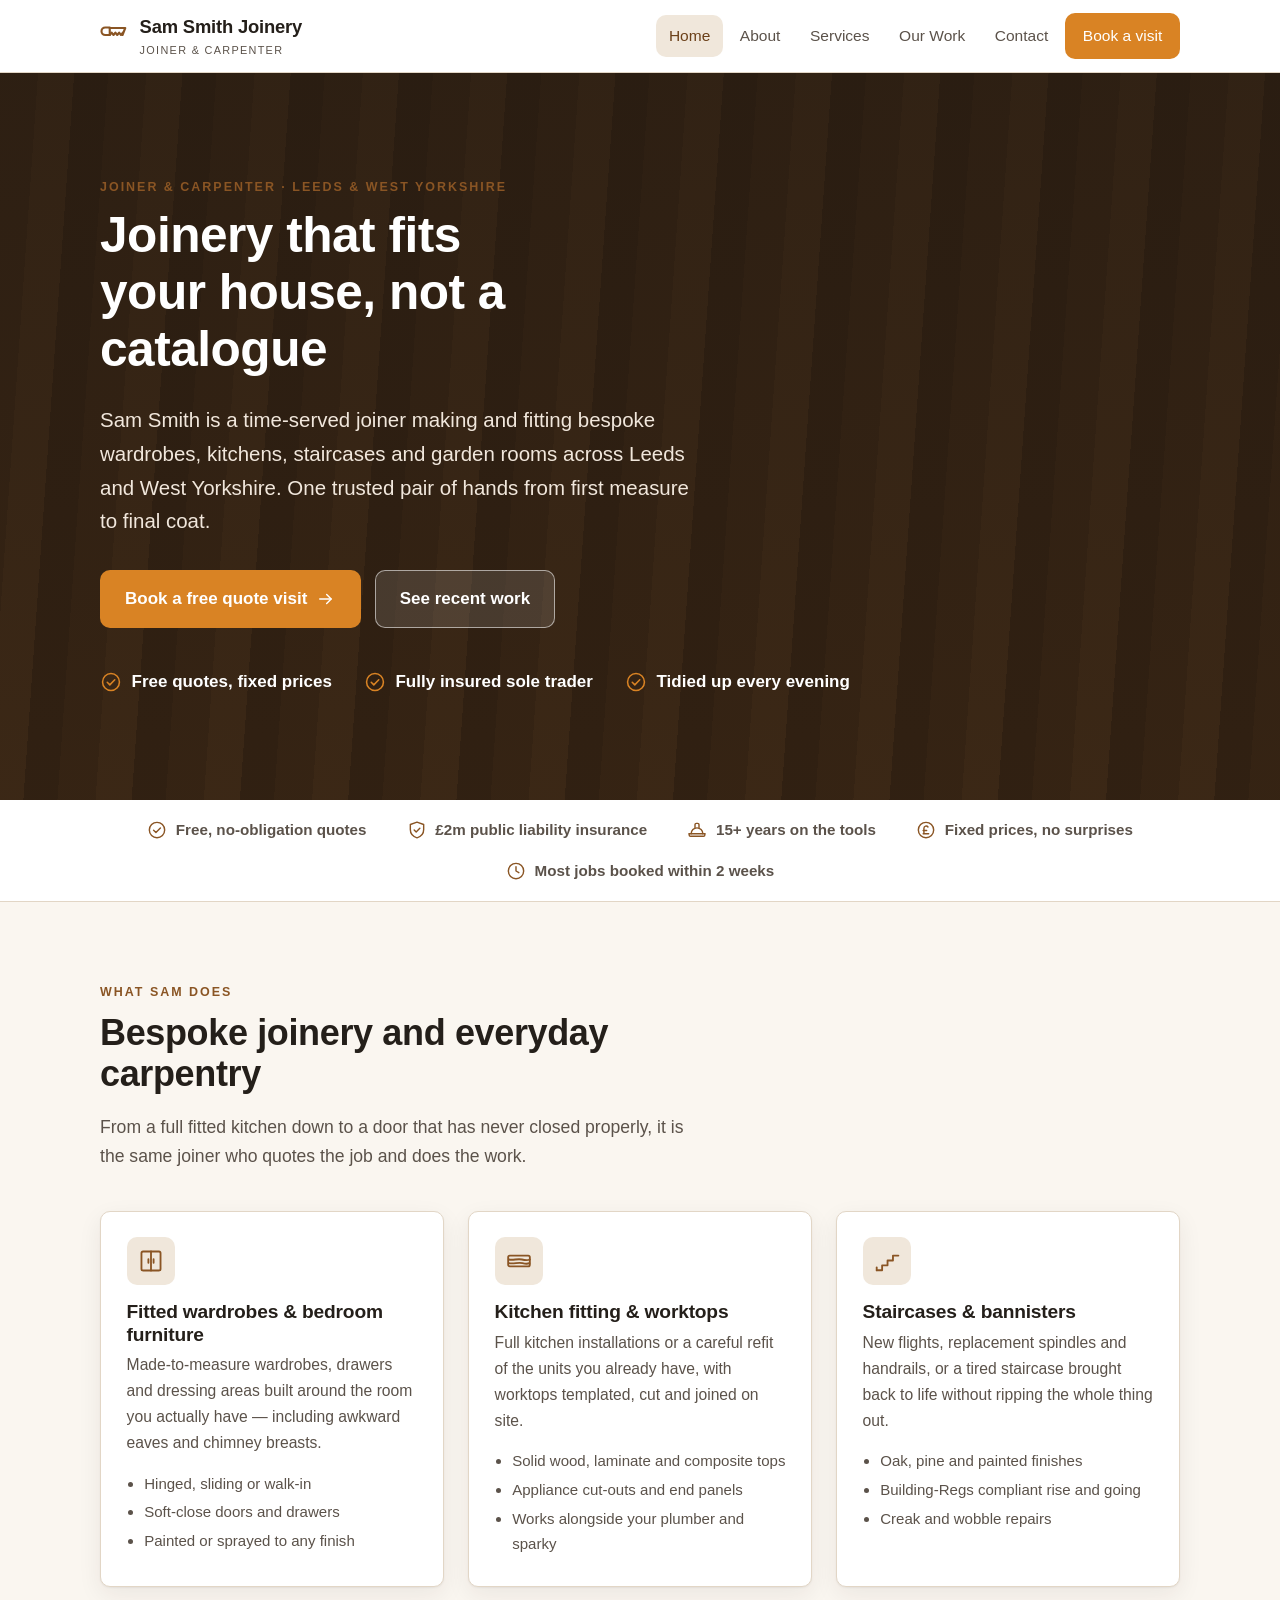
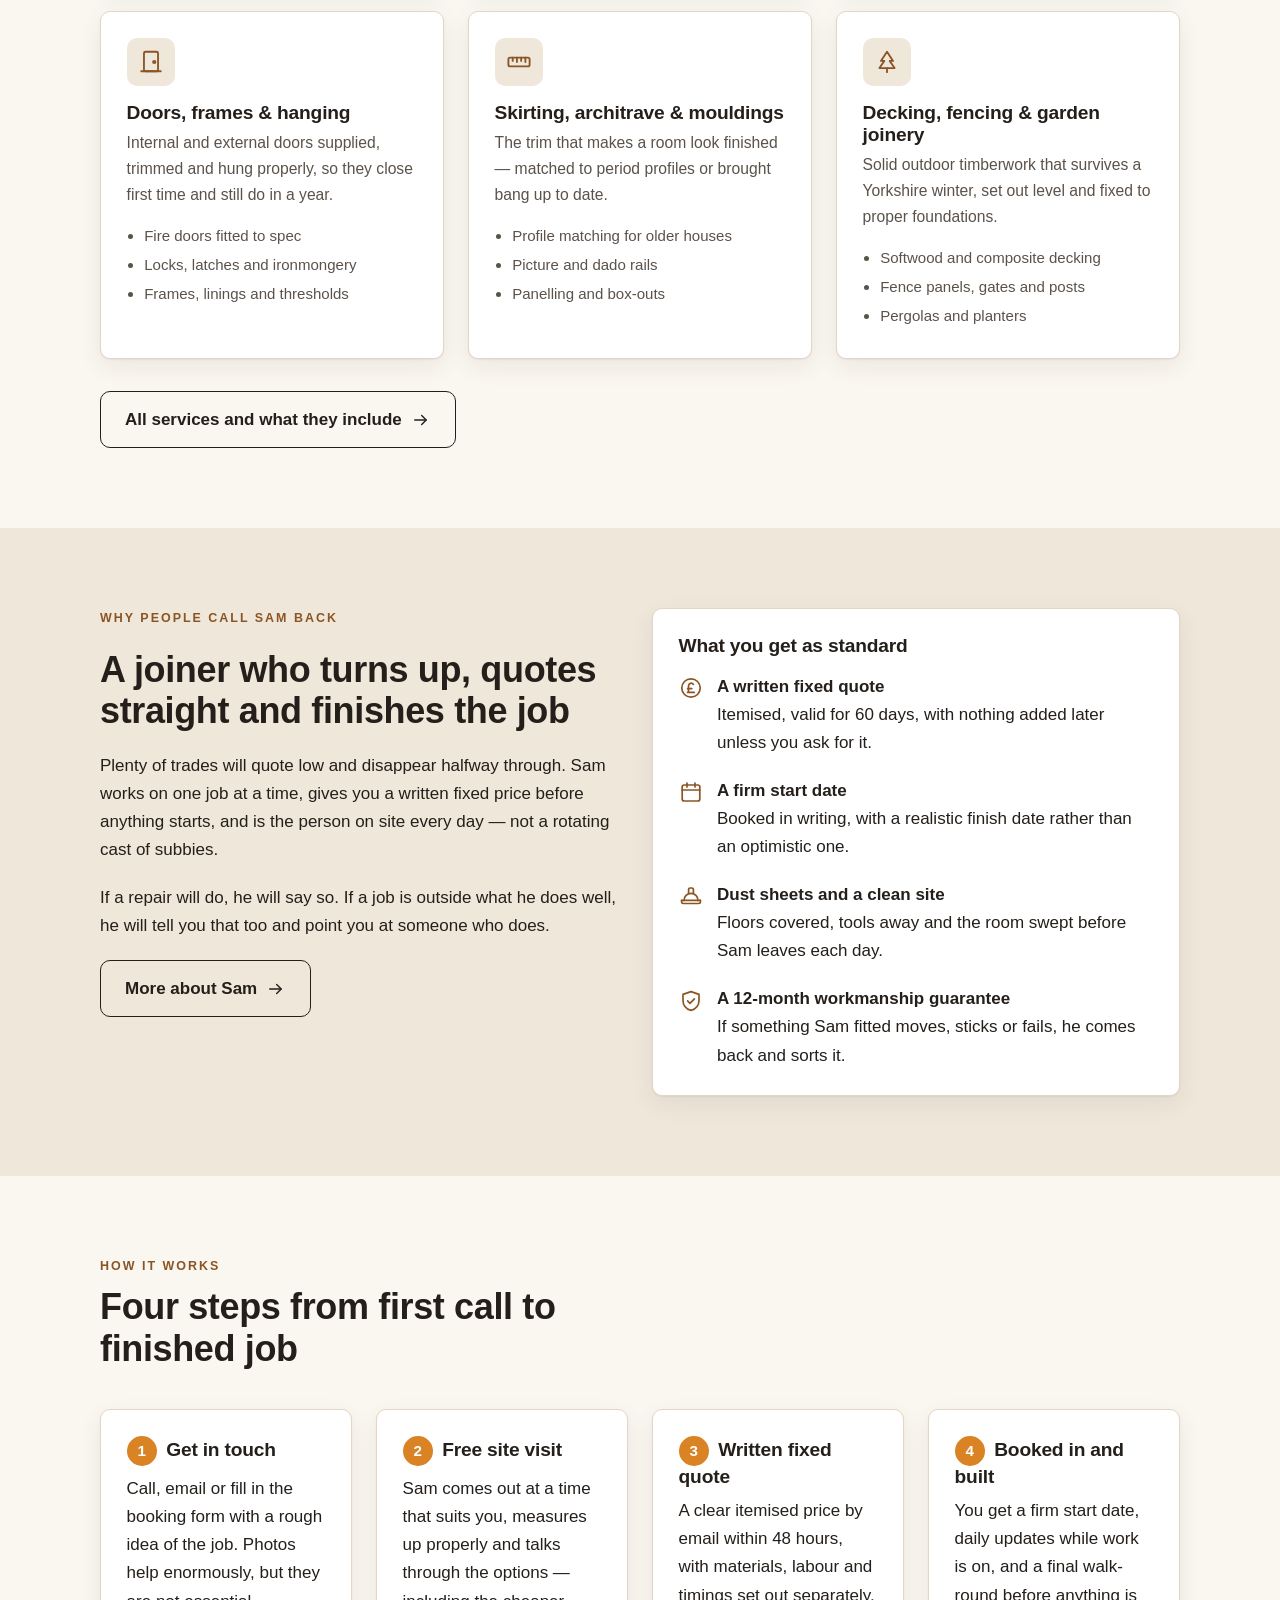
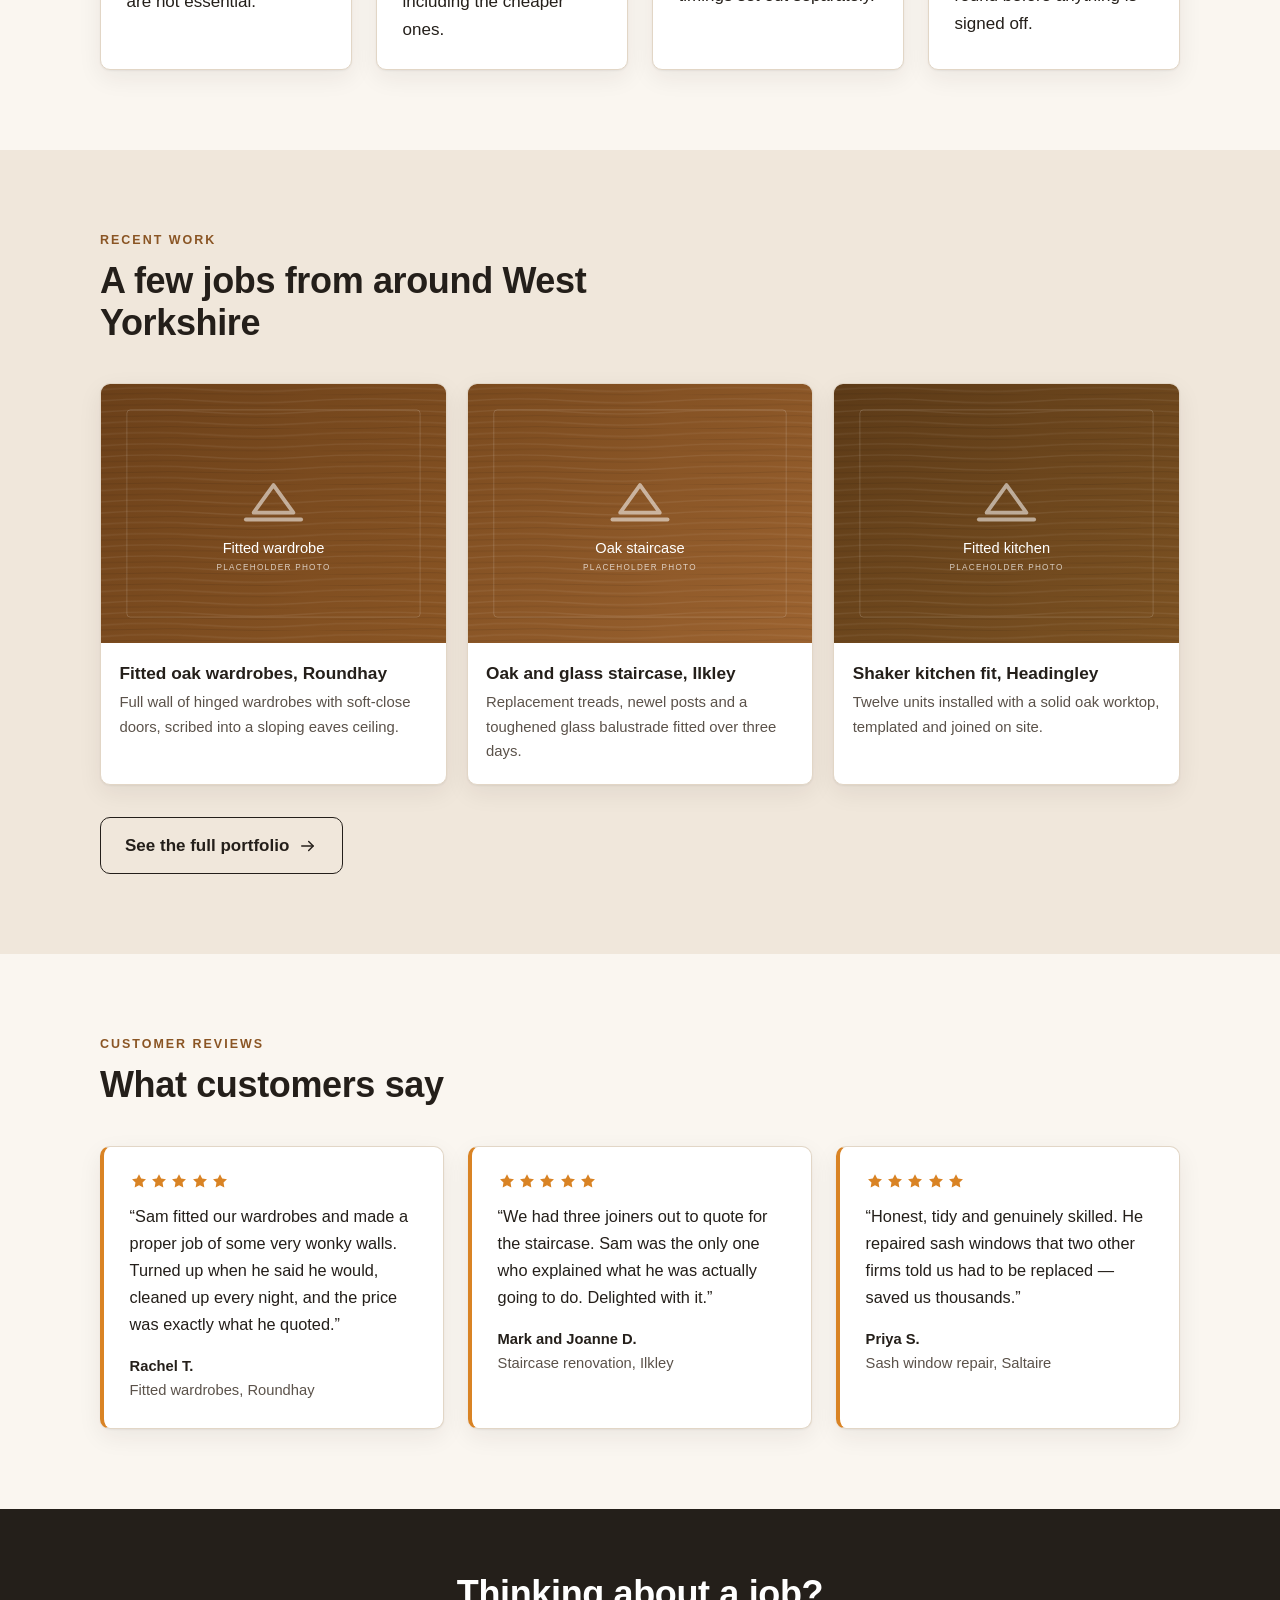
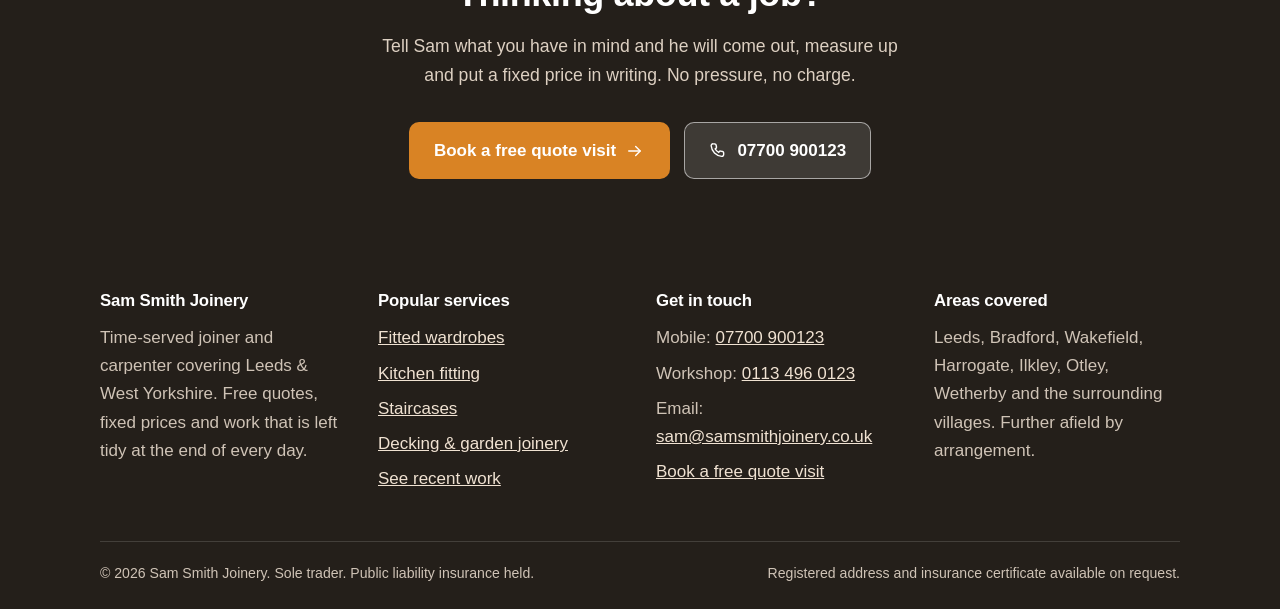
<file: index.html>
<!doctype html>
<html lang="en-GB">
<head>
  <meta charset="utf-8">
  <meta name="viewport" content="width=device-width, initial-scale=1">
  <title>Bespoke joinery in Leeds | Sam Smith Joinery</title>
  <meta name="description" content="Sam Smith Joinery — time-served joiner and carpenter in Leeds and West Yorkshire. Fitted wardrobes, kitchens, staircases and garden rooms. Free fixed-price quotes.">
  <meta name="theme-color" content="#8a5524">
  <meta name="robots" content="noindex, nofollow">
  <link rel="stylesheet" href="assets/css/styles.css">
  <script>document.documentElement.classList.add('js');</script>
</head>
<body>
  <a class="skip-link" href="#main">Skip to main content</a>

  <header class="site-header">
    <div class="wrap">
      <a class="brand" href="index.html">
        <svg viewBox="0 0 24 24" fill="none" stroke="currentColor" stroke-width="1.7" stroke-linecap="round" stroke-linejoin="round" aria-hidden="true"><path d="M4.2 5.2h3.6v6H4.2a1.6 1.6 0 0 1 0-6Z"/><path d="M7.8 5.6h12.4l-2.2 5.6"/><path d="m7.8 11.2 1.5-1.9 1.5 1.9 1.5-1.9 1.5 1.9 1.5-1.9 1.5 1.9 1.5-1.9"/></svg>
        <span>Sam Smith Joinery<small>Joiner &amp; carpenter</small></span>
      </a>
      <button class="nav-toggle" type="button" aria-expanded="false" aria-controls="site-nav">
        <svg viewBox="0 0 24 24" fill="none" stroke="currentColor" stroke-width="1.7" stroke-linecap="round" stroke-linejoin="round" aria-hidden="true"><path d="M3.6 6.5h16.8M3.6 12h16.8M3.6 17.5h16.8"/></svg> Menu
      </button>
      <nav id="site-nav" class="site-nav" aria-label="Main">
        <ul>
          <li><a href="index.html" aria-current="page">Home</a></li>
          <li><a href="about.html">About</a></li>
          <li><a href="services.html">Services</a></li>
          <li><a href="gallery.html">Our Work</a></li>
          <li><a href="contact.html">Contact</a></li>
          <li class="nav-cta"><a class="btn btn-primary" href="booking.html">Book a visit</a></li>
        </ul>
      </nav>
    </div>
  </header>

  <main id="main">
    <section class="hero">
      <div class="wrap">
        <span class="eyebrow">Joiner &amp; carpenter &middot; Leeds &amp; West Yorkshire</span>
        <h1>Joinery that fits your house, not a catalogue</h1>
        <p class="lede">Sam Smith is a time-served joiner making and fitting bespoke
           wardrobes, kitchens, staircases and garden rooms across Leeds and West Yorkshire.
           One trusted pair of hands from first measure to final coat.</p>
        <div class="hero-actions">
          <a class="btn btn-primary" href="booking.html">Book a free quote visit <svg viewBox="0 0 24 24" fill="none" stroke="currentColor" stroke-width="1.7" stroke-linecap="round" stroke-linejoin="round" aria-hidden="true"><path d="M4.5 12h13.6"/><path d="m12.8 6.6 5.4 5.4-5.4 5.4"/></svg></a>
          <a class="btn btn-ghost" href="gallery.html">See recent work</a>
        </div>
        <ul class="hero-points">
          <li><svg viewBox="0 0 24 24" fill="none" stroke="currentColor" stroke-width="1.7" stroke-linecap="round" stroke-linejoin="round" aria-hidden="true"><circle cx="12" cy="12" r="9.2"/><path d="m7.9 12.3 2.8 2.8 5.4-5.5"/></svg> Free quotes, fixed prices</li>
          <li><svg viewBox="0 0 24 24" fill="none" stroke="currentColor" stroke-width="1.7" stroke-linecap="round" stroke-linejoin="round" aria-hidden="true"><circle cx="12" cy="12" r="9.2"/><path d="m7.9 12.3 2.8 2.8 5.4-5.5"/></svg> Fully insured sole trader</li>
          <li><svg viewBox="0 0 24 24" fill="none" stroke="currentColor" stroke-width="1.7" stroke-linecap="round" stroke-linejoin="round" aria-hidden="true"><circle cx="12" cy="12" r="9.2"/><path d="m7.9 12.3 2.8 2.8 5.4-5.5"/></svg> Tidied up every evening</li>
        </ul>
      </div>
    </section>

    <section class="trust-strip">
      <div class="wrap">
        <ul>
          <li><svg viewBox="0 0 24 24" fill="none" stroke="currentColor" stroke-width="1.7" stroke-linecap="round" stroke-linejoin="round" aria-hidden="true"><circle cx="12" cy="12" r="9.2"/><path d="m7.9 12.3 2.8 2.8 5.4-5.5"/></svg> Free, no-obligation quotes</li>
          <li><svg viewBox="0 0 24 24" fill="none" stroke="currentColor" stroke-width="1.7" stroke-linecap="round" stroke-linejoin="round" aria-hidden="true"><path d="M12 2.6 4 5.4v6.1c0 4.9 3.3 8.5 8 9.9 4.7-1.4 8-5 8-9.9V5.4z"/><path d="m8.6 11.9 2.4 2.4 4.4-4.5"/></svg> &pound;2m public liability insurance</li>
          <li><svg viewBox="0 0 24 24" fill="none" stroke="currentColor" stroke-width="1.7" stroke-linecap="round" stroke-linejoin="round" aria-hidden="true"><path d="M5 16.4a7 7 0 0 1 14 0"/><path d="M2.6 16.4h18.8"/><path d="M9.6 9V5.6A1.6 1.6 0 0 1 11.2 4h1.6A1.6 1.6 0 0 1 14.4 5.6V9"/><path d="M2.6 16.4v1.5a1.6 1.6 0 0 0 1.6 1.6h15.6a1.6 1.6 0 0 0 1.6-1.6v-1.5"/></svg> 15+ years on the tools</li>
          <li><svg viewBox="0 0 24 24" fill="none" stroke="currentColor" stroke-width="1.7" stroke-linecap="round" stroke-linejoin="round" aria-hidden="true"><circle cx="12" cy="12" r="9.2"/><path d="M14.4 8.4a2.7 2.7 0 0 0-4.9 1.5v6.3"/><path d="M8.6 12.6h4.2M8.6 16.4h6.6"/></svg> Fixed prices, no surprises</li>
          <li><svg viewBox="0 0 24 24" fill="none" stroke="currentColor" stroke-width="1.7" stroke-linecap="round" stroke-linejoin="round" aria-hidden="true"><circle cx="12" cy="12" r="9.2"/><path d="M12 6.8V12l3.4 2"/></svg> Most jobs booked within 2 weeks</li>
        </ul>
      </div>
    </section>

    <section class="section">
      <div class="wrap">
        <div class="section-head">
          <span class="eyebrow">What Sam does</span>
          <h2>Bespoke joinery and everyday carpentry</h2>
          <p>From a full fitted kitchen down to a door that has never closed properly,
             it is the same joiner who quotes the job and does the work.</p>
        </div>
        <div class="grid grid-3">
      <article class="service-card">
        <span class="service-icon"><svg viewBox="0 0 24 24" fill="none" stroke="currentColor" stroke-width="1.7" stroke-linecap="round" stroke-linejoin="round" aria-hidden="true"><rect x="3.2" y="3.2" width="17.6" height="17.6" rx="1.5"/><path d="M12 3.2v17.6"/><path d="M9.6 10.4v3.2M14.4 10.4v3.2"/></svg></span>
        <h3>Fitted wardrobes &amp; bedroom furniture</h3>
        <p>Made-to-measure wardrobes, drawers and dressing areas built around the room you actually have — including awkward eaves and chimney breasts.</p>
        <ul>
          <li>Hinged, sliding or walk-in</li>
          <li>Soft-close doors and drawers</li>
          <li>Painted or sprayed to any finish</li>
        </ul>
      </article>
      <article class="service-card">
        <span class="service-icon"><svg viewBox="0 0 24 24" fill="none" stroke="currentColor" stroke-width="1.7" stroke-linecap="round" stroke-linejoin="round" aria-hidden="true"><rect x="2" y="7" width="20" height="10" rx="1.5"/><path d="M2.6 10.6c4 1 8-1 12 0s5.6.9 7.4 0M2.6 14c4.6 1 8.6-1 12.6 0s4.6.9 6.4 0"/></svg></span>
        <h3>Kitchen fitting &amp; worktops</h3>
        <p>Full kitchen installations or a careful refit of the units you already have, with worktops templated, cut and joined on site.</p>
        <ul>
          <li>Solid wood, laminate and composite tops</li>
          <li>Appliance cut-outs and end panels</li>
          <li>Works alongside your plumber and sparky</li>
        </ul>
      </article>
      <article class="service-card">
        <span class="service-icon"><svg viewBox="0 0 24 24" fill="none" stroke="currentColor" stroke-width="1.7" stroke-linecap="round" stroke-linejoin="round" aria-hidden="true"><path d="M2.5 20.5h5V16h5v-4.5h5V7h5"/><path d="M2.5 20.5V18"/></svg></span>
        <h3>Staircases &amp; bannisters</h3>
        <p>New flights, replacement spindles and handrails, or a tired staircase brought back to life without ripping the whole thing out.</p>
        <ul>
          <li>Oak, pine and painted finishes</li>
          <li>Building-Regs compliant rise and going</li>
          <li>Creak and wobble repairs</li>
        </ul>
      </article>
      <article class="service-card">
        <span class="service-icon"><svg viewBox="0 0 24 24" fill="none" stroke="currentColor" stroke-width="1.7" stroke-linecap="round" stroke-linejoin="round" aria-hidden="true"><rect x="5.5" y="2.5" width="13" height="18" rx="1.4"/><circle cx="15" cy="12" r="1.1"/><path d="M3 20.5h18"/></svg></span>
        <h3>Doors, frames &amp; hanging</h3>
        <p>Internal and external doors supplied, trimmed and hung properly, so they close first time and still do in a year.</p>
        <ul>
          <li>Fire doors fitted to spec</li>
          <li>Locks, latches and ironmongery</li>
          <li>Frames, linings and thresholds</li>
        </ul>
      </article>
      <article class="service-card">
        <span class="service-icon"><svg viewBox="0 0 24 24" fill="none" stroke="currentColor" stroke-width="1.7" stroke-linecap="round" stroke-linejoin="round" aria-hidden="true"><rect x="2.2" y="8" width="19.6" height="8" rx="1.5"/><path d="M6.2 8v3M10.1 8v4M14 8v3M17.9 8v4"/></svg></span>
        <h3>Skirting, architrave &amp; mouldings</h3>
        <p>The trim that makes a room look finished — matched to period profiles or brought bang up to date.</p>
        <ul>
          <li>Profile matching for older houses</li>
          <li>Picture and dado rails</li>
          <li>Panelling and box-outs</li>
        </ul>
      </article>
      <article class="service-card">
        <span class="service-icon"><svg viewBox="0 0 24 24" fill="none" stroke="currentColor" stroke-width="1.7" stroke-linecap="round" stroke-linejoin="round" aria-hidden="true"><path d="M12 2.6 6.4 11h3.1L5 17.6h14L14.5 11h3.1z"/><path d="M12 17.6v3.8"/></svg></span>
        <h3>Decking, fencing &amp; garden joinery</h3>
        <p>Solid outdoor timberwork that survives a Yorkshire winter, set out level and fixed to proper foundations.</p>
        <ul>
          <li>Softwood and composite decking</li>
          <li>Fence panels, gates and posts</li>
          <li>Pergolas and planters</li>
        </ul>
      </article>
        </div>
        <p style="margin-top:2rem"><a class="btn btn-secondary" href="services.html">
          All services and what they include <svg viewBox="0 0 24 24" fill="none" stroke="currentColor" stroke-width="1.7" stroke-linecap="round" stroke-linejoin="round" aria-hidden="true"><path d="M4.5 12h13.6"/><path d="m12.8 6.6 5.4 5.4-5.4 5.4"/></svg></a></p>
      </div>
    </section>

    <section class="section section-alt">
      <div class="wrap">
        <div class="grid grid-2">
          <div class="stack">
            <span class="eyebrow">Why people call Sam back</span>
            <h2>A joiner who turns up, quotes straight and finishes the job</h2>
            <p>Plenty of trades will quote low and disappear halfway through. Sam works on
               one job at a time, gives you a written fixed price before anything starts, and
               is the person on site every day — not a rotating cast of subbies.</p>
            <p>If a repair will do, he will say so. If a job is outside what he does well,
               he will tell you that too and point you at someone who does.</p>
            <p><a class="btn btn-secondary" href="about.html">More about Sam <svg viewBox="0 0 24 24" fill="none" stroke="currentColor" stroke-width="1.7" stroke-linecap="round" stroke-linejoin="round" aria-hidden="true"><path d="M4.5 12h13.6"/><path d="m12.8 6.6 5.4 5.4-5.4 5.4"/></svg></a></p>
          </div>
          <div class="card">
            <h3>What you get as standard</h3>
            <ul class="contact-list" style="margin-top:1rem">
              <li><svg viewBox="0 0 24 24" fill="none" stroke="currentColor" stroke-width="1.7" stroke-linecap="round" stroke-linejoin="round" aria-hidden="true"><circle cx="12" cy="12" r="9.2"/><path d="M14.4 8.4a2.7 2.7 0 0 0-4.9 1.5v6.3"/><path d="M8.6 12.6h4.2M8.6 16.4h6.6"/></svg><span><strong>A written fixed quote</strong>
                Itemised, valid for 60 days, with nothing added later unless you ask for it.</span></li>
              <li><svg viewBox="0 0 24 24" fill="none" stroke="currentColor" stroke-width="1.7" stroke-linecap="round" stroke-linejoin="round" aria-hidden="true"><rect x="3.2" y="5" width="17.6" height="16" rx="2"/><path d="M3.2 10h17.6M8 3v4M16 3v4"/></svg><span><strong>A firm start date</strong>
                Booked in writing, with a realistic finish date rather than an optimistic one.</span></li>
              <li><svg viewBox="0 0 24 24" fill="none" stroke="currentColor" stroke-width="1.7" stroke-linecap="round" stroke-linejoin="round" aria-hidden="true"><path d="M5 16.4a7 7 0 0 1 14 0"/><path d="M2.6 16.4h18.8"/><path d="M9.6 9V5.6A1.6 1.6 0 0 1 11.2 4h1.6A1.6 1.6 0 0 1 14.4 5.6V9"/><path d="M2.6 16.4v1.5a1.6 1.6 0 0 0 1.6 1.6h15.6a1.6 1.6 0 0 0 1.6-1.6v-1.5"/></svg><span><strong>Dust sheets and a clean site</strong>
                Floors covered, tools away and the room swept before Sam leaves each day.</span></li>
              <li><svg viewBox="0 0 24 24" fill="none" stroke="currentColor" stroke-width="1.7" stroke-linecap="round" stroke-linejoin="round" aria-hidden="true"><path d="M12 2.6 4 5.4v6.1c0 4.9 3.3 8.5 8 9.9 4.7-1.4 8-5 8-9.9V5.4z"/><path d="m8.6 11.9 2.4 2.4 4.4-4.5"/></svg><span><strong>A 12-month workmanship guarantee</strong>
                If something Sam fitted moves, sticks or fails, he comes back and sorts it.</span></li>
            </ul>
          </div>
        </div>
      </div>
    </section>

    <section class="section">
      <div class="wrap">
        <div class="section-head">
          <span class="eyebrow">How it works</span>
          <h2>Four steps from first call to finished job</h2>
        </div>
        <div class="grid grid-4 steps">
          <article class="card step">
            <h3>Get in touch</h3>
            <p>Call, email or fill in the booking form with a rough idea of the job.
               Photos help enormously, but they are not essential.</p>
          </article>
          <article class="card step">
            <h3>Free site visit</h3>
            <p>Sam comes out at a time that suits you, measures up properly and talks
               through the options — including the cheaper ones.</p>
          </article>
          <article class="card step">
            <h3>Written fixed quote</h3>
            <p>A clear itemised price by email within 48 hours, with materials, labour
               and timings set out separately.</p>
          </article>
          <article class="card step">
            <h3>Booked in and built</h3>
            <p>You get a firm start date, daily updates while work is on, and a final
               walk-round before anything is signed off.</p>
          </article>
        </div>
      </div>
    </section>

    <section class="section section-alt">
      <div class="wrap">
        <div class="section-head">
          <span class="eyebrow">Recent work</span>
          <h2>A few jobs from around West Yorkshire</h2>
        </div>
        <div class="gallery">
        <figure>
          <img src="assets/img/fitted-wardrobe.svg" alt="Fitted oak wardrobes, Roundhay" loading="lazy" width="800" height="600">
          <figcaption><strong>Fitted oak wardrobes, Roundhay</strong><span>Full wall of hinged wardrobes with soft-close doors, scribed into a sloping eaves ceiling.</span></figcaption>
        </figure>
        <figure>
          <img src="assets/img/oak-staircase.svg" alt="Oak and glass staircase, Ilkley" loading="lazy" width="800" height="600">
          <figcaption><strong>Oak and glass staircase, Ilkley</strong><span>Replacement treads, newel posts and a toughened glass balustrade fitted over three days.</span></figcaption>
        </figure>
        <figure>
          <img src="assets/img/kitchen-fitting.svg" alt="Shaker kitchen fit, Headingley" loading="lazy" width="800" height="600">
          <figcaption><strong>Shaker kitchen fit, Headingley</strong><span>Twelve units installed with a solid oak worktop, templated and joined on site.</span></figcaption>
        </figure>
        </div>
        <p style="margin-top:2rem"><a class="btn btn-secondary" href="gallery.html">
          See the full portfolio <svg viewBox="0 0 24 24" fill="none" stroke="currentColor" stroke-width="1.7" stroke-linecap="round" stroke-linejoin="round" aria-hidden="true"><path d="M4.5 12h13.6"/><path d="m12.8 6.6 5.4 5.4-5.4 5.4"/></svg></a></p>
      </div>
    </section>

    <section class="section">
      <div class="wrap">
        <div class="section-head">
          <span class="eyebrow">Customer reviews</span>
          <h2>What customers say</h2>
        </div>
        <div class="grid grid-3">
        <blockquote class="quote">
          <div class="stars"><svg viewBox="0 0 24 24" fill="currentColor" stroke="none" stroke-width="1.7" stroke-linecap="round" stroke-linejoin="round" aria-hidden="true"><path d="m12 2.9 2.9 5.8 6.4.9-4.6 4.5 1.1 6.4-5.8-3-5.8 3 1.1-6.4L2.7 9.6l6.4-.9z"/></svg><svg viewBox="0 0 24 24" fill="currentColor" stroke="none" stroke-width="1.7" stroke-linecap="round" stroke-linejoin="round" aria-hidden="true"><path d="m12 2.9 2.9 5.8 6.4.9-4.6 4.5 1.1 6.4-5.8-3-5.8 3 1.1-6.4L2.7 9.6l6.4-.9z"/></svg><svg viewBox="0 0 24 24" fill="currentColor" stroke="none" stroke-width="1.7" stroke-linecap="round" stroke-linejoin="round" aria-hidden="true"><path d="m12 2.9 2.9 5.8 6.4.9-4.6 4.5 1.1 6.4-5.8-3-5.8 3 1.1-6.4L2.7 9.6l6.4-.9z"/></svg><svg viewBox="0 0 24 24" fill="currentColor" stroke="none" stroke-width="1.7" stroke-linecap="round" stroke-linejoin="round" aria-hidden="true"><path d="m12 2.9 2.9 5.8 6.4.9-4.6 4.5 1.1 6.4-5.8-3-5.8 3 1.1-6.4L2.7 9.6l6.4-.9z"/></svg><svg viewBox="0 0 24 24" fill="currentColor" stroke="none" stroke-width="1.7" stroke-linecap="round" stroke-linejoin="round" aria-hidden="true"><path d="m12 2.9 2.9 5.8 6.4.9-4.6 4.5 1.1 6.4-5.8-3-5.8 3 1.1-6.4L2.7 9.6l6.4-.9z"/></svg></div>
          <p>&ldquo;Sam fitted our wardrobes and made a proper job of some very wonky walls. Turned up when he said he would, cleaned up every night, and the price was exactly what he quoted.&rdquo;</p>
          <p class="quote-by"><strong>Rachel T.</strong>Fitted wardrobes, Roundhay</p>
        </blockquote>
        <blockquote class="quote">
          <div class="stars"><svg viewBox="0 0 24 24" fill="currentColor" stroke="none" stroke-width="1.7" stroke-linecap="round" stroke-linejoin="round" aria-hidden="true"><path d="m12 2.9 2.9 5.8 6.4.9-4.6 4.5 1.1 6.4-5.8-3-5.8 3 1.1-6.4L2.7 9.6l6.4-.9z"/></svg><svg viewBox="0 0 24 24" fill="currentColor" stroke="none" stroke-width="1.7" stroke-linecap="round" stroke-linejoin="round" aria-hidden="true"><path d="m12 2.9 2.9 5.8 6.4.9-4.6 4.5 1.1 6.4-5.8-3-5.8 3 1.1-6.4L2.7 9.6l6.4-.9z"/></svg><svg viewBox="0 0 24 24" fill="currentColor" stroke="none" stroke-width="1.7" stroke-linecap="round" stroke-linejoin="round" aria-hidden="true"><path d="m12 2.9 2.9 5.8 6.4.9-4.6 4.5 1.1 6.4-5.8-3-5.8 3 1.1-6.4L2.7 9.6l6.4-.9z"/></svg><svg viewBox="0 0 24 24" fill="currentColor" stroke="none" stroke-width="1.7" stroke-linecap="round" stroke-linejoin="round" aria-hidden="true"><path d="m12 2.9 2.9 5.8 6.4.9-4.6 4.5 1.1 6.4-5.8-3-5.8 3 1.1-6.4L2.7 9.6l6.4-.9z"/></svg><svg viewBox="0 0 24 24" fill="currentColor" stroke="none" stroke-width="1.7" stroke-linecap="round" stroke-linejoin="round" aria-hidden="true"><path d="m12 2.9 2.9 5.8 6.4.9-4.6 4.5 1.1 6.4-5.8-3-5.8 3 1.1-6.4L2.7 9.6l6.4-.9z"/></svg></div>
          <p>&ldquo;We had three joiners out to quote for the staircase. Sam was the only one who explained what he was actually going to do. Delighted with it.&rdquo;</p>
          <p class="quote-by"><strong>Mark and Joanne D.</strong>Staircase renovation, Ilkley</p>
        </blockquote>
        <blockquote class="quote">
          <div class="stars"><svg viewBox="0 0 24 24" fill="currentColor" stroke="none" stroke-width="1.7" stroke-linecap="round" stroke-linejoin="round" aria-hidden="true"><path d="m12 2.9 2.9 5.8 6.4.9-4.6 4.5 1.1 6.4-5.8-3-5.8 3 1.1-6.4L2.7 9.6l6.4-.9z"/></svg><svg viewBox="0 0 24 24" fill="currentColor" stroke="none" stroke-width="1.7" stroke-linecap="round" stroke-linejoin="round" aria-hidden="true"><path d="m12 2.9 2.9 5.8 6.4.9-4.6 4.5 1.1 6.4-5.8-3-5.8 3 1.1-6.4L2.7 9.6l6.4-.9z"/></svg><svg viewBox="0 0 24 24" fill="currentColor" stroke="none" stroke-width="1.7" stroke-linecap="round" stroke-linejoin="round" aria-hidden="true"><path d="m12 2.9 2.9 5.8 6.4.9-4.6 4.5 1.1 6.4-5.8-3-5.8 3 1.1-6.4L2.7 9.6l6.4-.9z"/></svg><svg viewBox="0 0 24 24" fill="currentColor" stroke="none" stroke-width="1.7" stroke-linecap="round" stroke-linejoin="round" aria-hidden="true"><path d="m12 2.9 2.9 5.8 6.4.9-4.6 4.5 1.1 6.4-5.8-3-5.8 3 1.1-6.4L2.7 9.6l6.4-.9z"/></svg><svg viewBox="0 0 24 24" fill="currentColor" stroke="none" stroke-width="1.7" stroke-linecap="round" stroke-linejoin="round" aria-hidden="true"><path d="m12 2.9 2.9 5.8 6.4.9-4.6 4.5 1.1 6.4-5.8-3-5.8 3 1.1-6.4L2.7 9.6l6.4-.9z"/></svg></div>
          <p>&ldquo;Honest, tidy and genuinely skilled. He repaired sash windows that two other firms told us had to be replaced — saved us thousands.&rdquo;</p>
          <p class="quote-by"><strong>Priya S.</strong>Sash window repair, Saltaire</p>
        </blockquote>
        </div>
      </div>
    </section>

    <section class="band">
      <div class="wrap">
        <h2>Thinking about a job?</h2>
        <p>Tell Sam what you have in mind and he will come out, measure up and put a fixed price in writing. No pressure, no charge.</p>
        <div class="hero-actions">
          <a class="btn btn-primary" href="booking.html">Book a free quote visit <svg viewBox="0 0 24 24" fill="none" stroke="currentColor" stroke-width="1.7" stroke-linecap="round" stroke-linejoin="round" aria-hidden="true"><path d="M4.5 12h13.6"/><path d="m12.8 6.6 5.4 5.4-5.4 5.4"/></svg></a>
          <a class="btn btn-ghost" href="tel:+447700900123"><svg viewBox="0 0 24 24" fill="none" stroke="currentColor" stroke-width="1.7" stroke-linecap="round" stroke-linejoin="round" aria-hidden="true"><path d="M6.8 3.4H4.7a2.1 2.1 0 0 0-2.1 2.3c.6 6.9 5.8 12.1 12.7 12.7a2.1 2.1 0 0 0 2.3-2.1v-2.1a1.6 1.6 0 0 0-1.3-1.6l-2.4-.5a1.6 1.6 0 0 0-1.6.7l-.6.9a12.4 12.4 0 0 1-4.3-4.3l.9-.6a1.6 1.6 0 0 0 .7-1.6l-.5-2.4a1.6 1.6 0 0 0-1.6-1.3Z"/></svg> 07700 900123</a>
        </div>
      </div>
    </section>
  </main>

  <footer class="site-footer">
    <div class="wrap">
      <div class="footer-grid">
        <div>
          <h3>Sam Smith Joinery</h3>
          <p>Time-served joiner and carpenter covering Leeds &amp; West Yorkshire. Free quotes, fixed prices
             and work that is left tidy at the end of every day.</p>
        </div>
        <div>
          <h3>Popular services</h3>
          <ul>
            <li><a href="services.html">Fitted wardrobes</a></li>
            <li><a href="services.html">Kitchen fitting</a></li>
            <li><a href="services.html">Staircases</a></li>
            <li><a href="services.html">Decking &amp; garden joinery</a></li>
            <li><a href="gallery.html">See recent work</a></li>
          </ul>
        </div>
        <div>
          <h3>Get in touch</h3>
          <ul>
            <li>Mobile: <a href="tel:+447700900123">07700 900123</a></li>
            <li>Workshop: <a href="tel:+441134960123">0113 496 0123</a></li>
            <li>Email: <a href="mailto:sam@samsmithjoinery.co.uk">sam@samsmithjoinery.co.uk</a></li>
            <li><a href="booking.html">Book a free quote visit</a></li>
          </ul>
        </div>
        <div>
          <h3>Areas covered</h3>
          <p>Leeds, Bradford, Wakefield, Harrogate, Ilkley, Otley, Wetherby and the
             surrounding villages. Further afield by arrangement.</p>
        </div>
      </div>
      <div class="footer-bottom">
        <span>&copy; 2026 Sam Smith Joinery. Sole trader. Public liability insurance held.</span>
        <span>Registered address and insurance certificate available on request.</span>
      </div>
    </div>
  </footer>

  <script src="assets/js/main.js"></script>
</body>
</html>
</file>
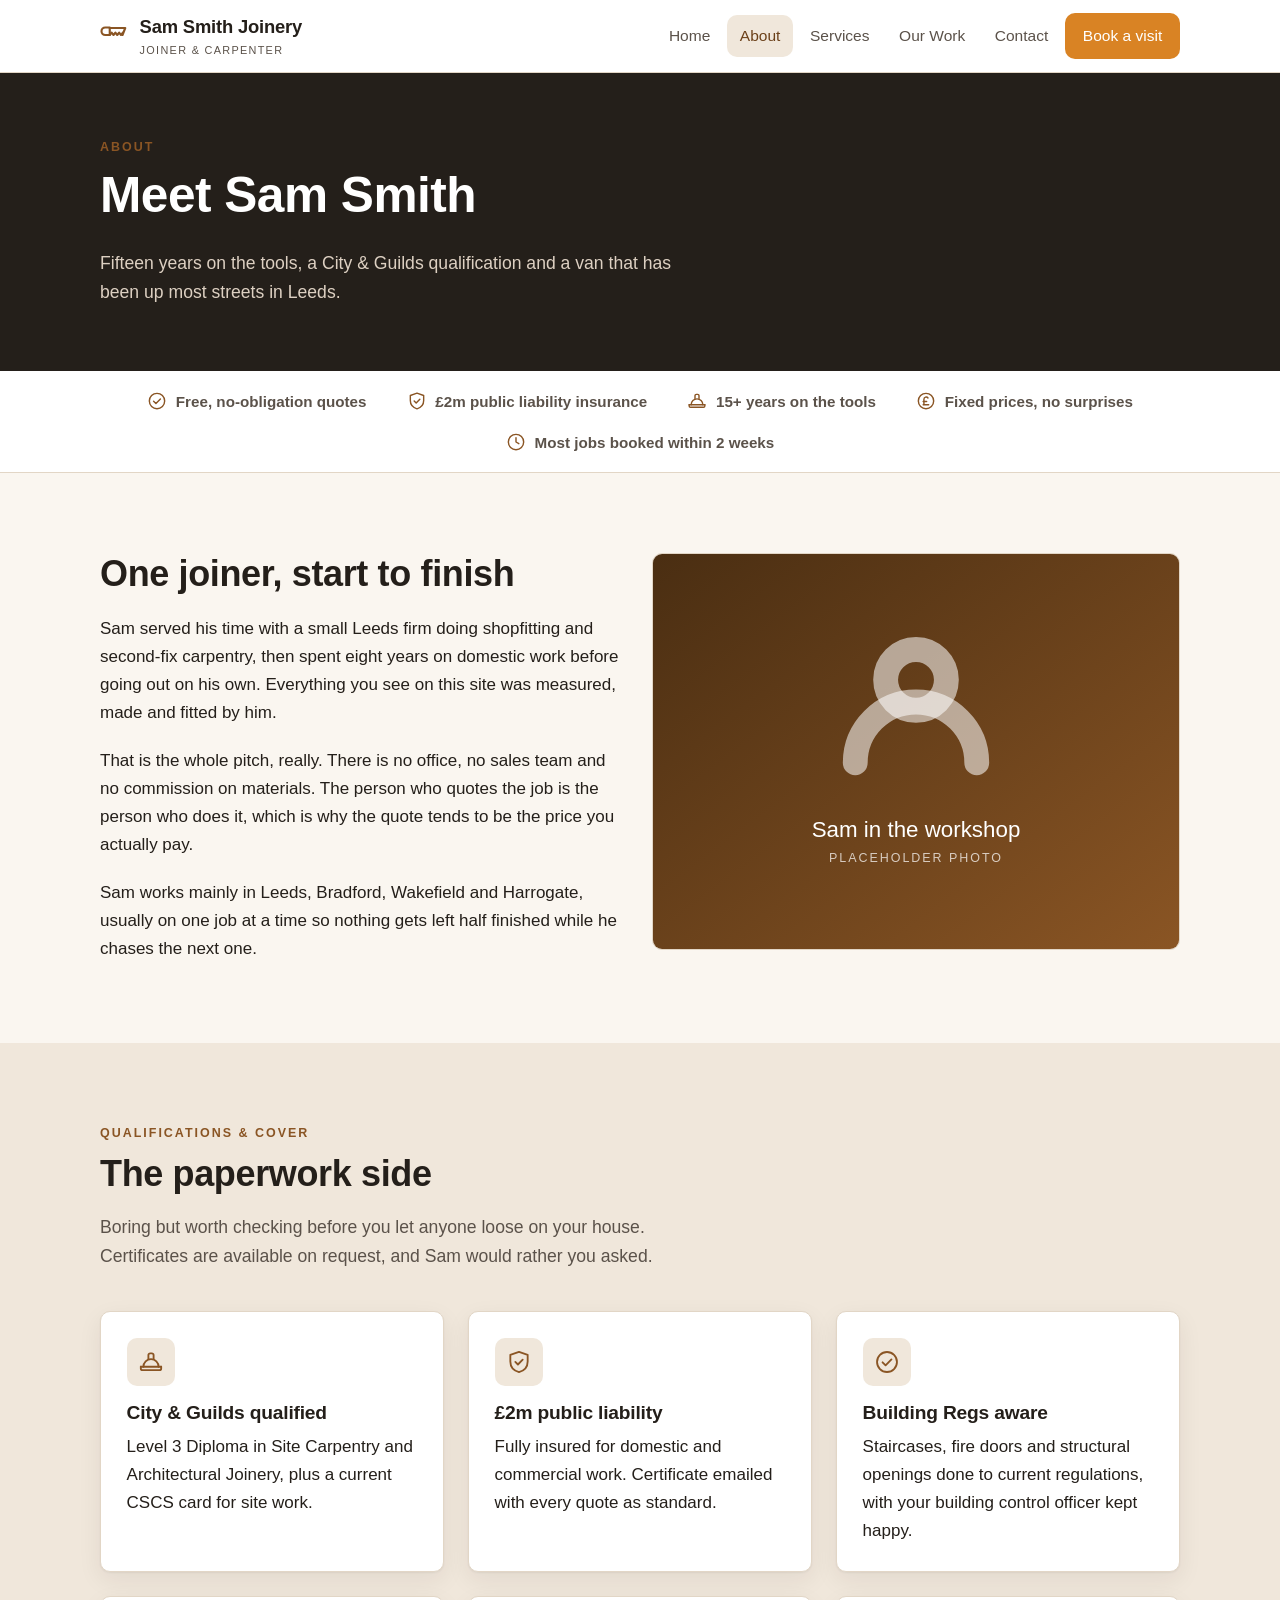
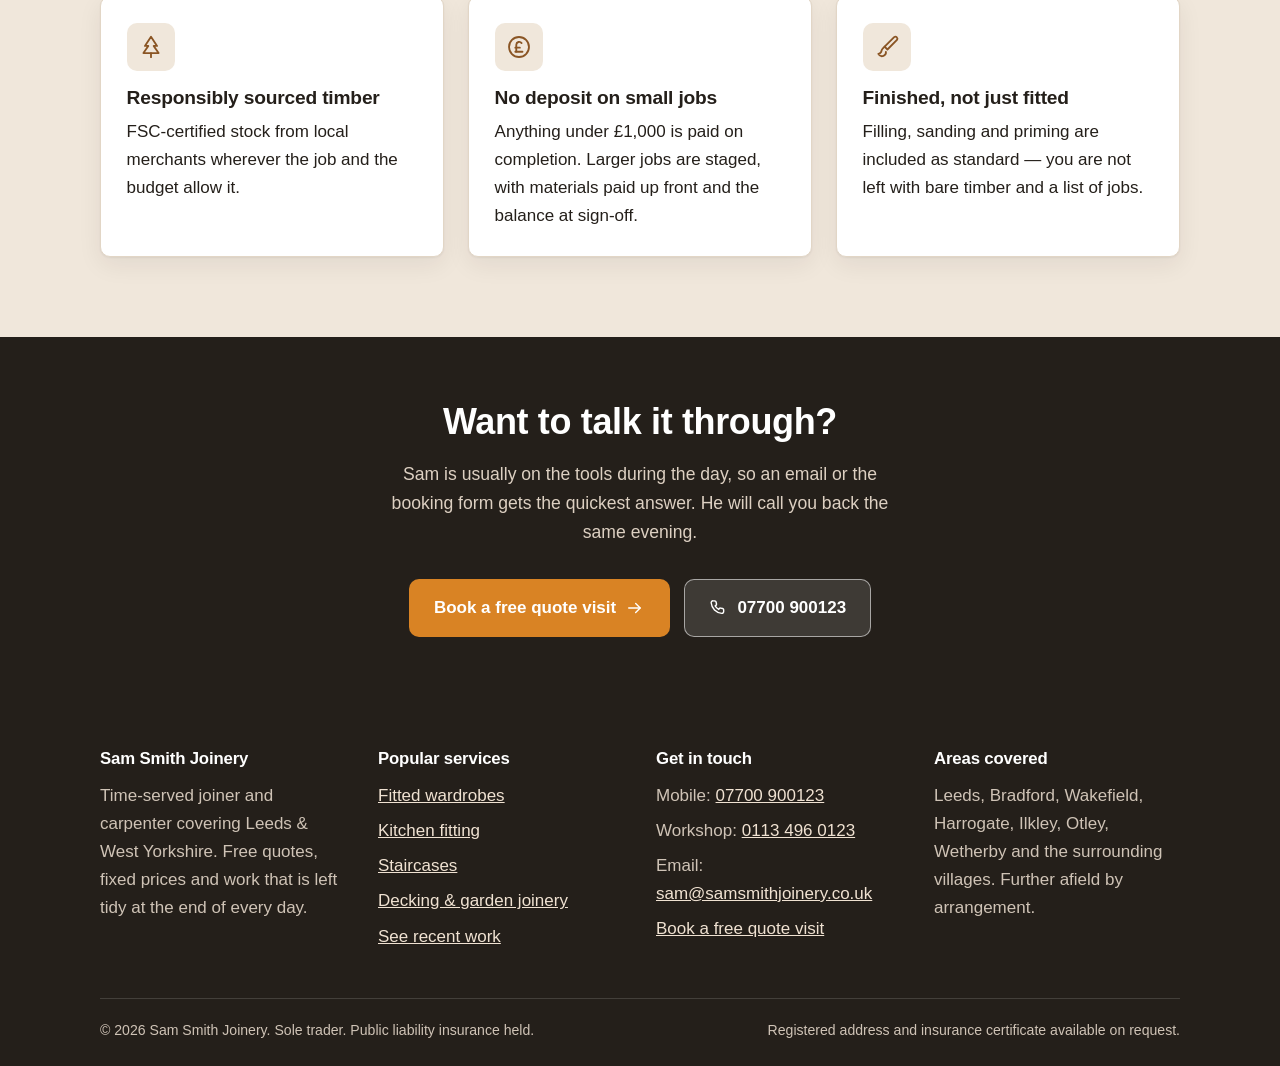
<file: about.html>
<!doctype html>
<html lang="en-GB">
<head>
  <meta charset="utf-8">
  <meta name="viewport" content="width=device-width, initial-scale=1">
  <title>About Sam | Sam Smith Joinery</title>
  <meta name="description" content="Meet Sam Smith — a City &amp; Guilds qualified joiner with 15 years' experience, fully insured and working across Leeds, Bradford, Wakefield and Harrogate.">
  <meta name="theme-color" content="#8a5524">
  <meta name="robots" content="noindex, nofollow">
  <link rel="stylesheet" href="assets/css/styles.css">
  <script>document.documentElement.classList.add('js');</script>
</head>
<body>
  <a class="skip-link" href="#main">Skip to main content</a>

  <header class="site-header">
    <div class="wrap">
      <a class="brand" href="index.html">
        <svg viewBox="0 0 24 24" fill="none" stroke="currentColor" stroke-width="1.7" stroke-linecap="round" stroke-linejoin="round" aria-hidden="true"><path d="M4.2 5.2h3.6v6H4.2a1.6 1.6 0 0 1 0-6Z"/><path d="M7.8 5.6h12.4l-2.2 5.6"/><path d="m7.8 11.2 1.5-1.9 1.5 1.9 1.5-1.9 1.5 1.9 1.5-1.9 1.5 1.9 1.5-1.9"/></svg>
        <span>Sam Smith Joinery<small>Joiner &amp; carpenter</small></span>
      </a>
      <button class="nav-toggle" type="button" aria-expanded="false" aria-controls="site-nav">
        <svg viewBox="0 0 24 24" fill="none" stroke="currentColor" stroke-width="1.7" stroke-linecap="round" stroke-linejoin="round" aria-hidden="true"><path d="M3.6 6.5h16.8M3.6 12h16.8M3.6 17.5h16.8"/></svg> Menu
      </button>
      <nav id="site-nav" class="site-nav" aria-label="Main">
        <ul>
          <li><a href="index.html">Home</a></li>
          <li><a href="about.html" aria-current="page">About</a></li>
          <li><a href="services.html">Services</a></li>
          <li><a href="gallery.html">Our Work</a></li>
          <li><a href="contact.html">Contact</a></li>
          <li class="nav-cta"><a class="btn btn-primary" href="booking.html">Book a visit</a></li>
        </ul>
      </nav>
    </div>
  </header>

  <main id="main">
    <section class="page-hero">
      <div class="wrap">
        <span class="eyebrow">About</span>
        <h1>Meet Sam Smith</h1>
        <p>Fifteen years on the tools, a City &amp; Guilds qualification and a van that has been up most streets in Leeds.</p>
      </div>
    </section>

    <section class="trust-strip">
      <div class="wrap">
        <ul>
          <li><svg viewBox="0 0 24 24" fill="none" stroke="currentColor" stroke-width="1.7" stroke-linecap="round" stroke-linejoin="round" aria-hidden="true"><circle cx="12" cy="12" r="9.2"/><path d="m7.9 12.3 2.8 2.8 5.4-5.5"/></svg> Free, no-obligation quotes</li>
          <li><svg viewBox="0 0 24 24" fill="none" stroke="currentColor" stroke-width="1.7" stroke-linecap="round" stroke-linejoin="round" aria-hidden="true"><path d="M12 2.6 4 5.4v6.1c0 4.9 3.3 8.5 8 9.9 4.7-1.4 8-5 8-9.9V5.4z"/><path d="m8.6 11.9 2.4 2.4 4.4-4.5"/></svg> &pound;2m public liability insurance</li>
          <li><svg viewBox="0 0 24 24" fill="none" stroke="currentColor" stroke-width="1.7" stroke-linecap="round" stroke-linejoin="round" aria-hidden="true"><path d="M5 16.4a7 7 0 0 1 14 0"/><path d="M2.6 16.4h18.8"/><path d="M9.6 9V5.6A1.6 1.6 0 0 1 11.2 4h1.6A1.6 1.6 0 0 1 14.4 5.6V9"/><path d="M2.6 16.4v1.5a1.6 1.6 0 0 0 1.6 1.6h15.6a1.6 1.6 0 0 0 1.6-1.6v-1.5"/></svg> 15+ years on the tools</li>
          <li><svg viewBox="0 0 24 24" fill="none" stroke="currentColor" stroke-width="1.7" stroke-linecap="round" stroke-linejoin="round" aria-hidden="true"><circle cx="12" cy="12" r="9.2"/><path d="M14.4 8.4a2.7 2.7 0 0 0-4.9 1.5v6.3"/><path d="M8.6 12.6h4.2M8.6 16.4h6.6"/></svg> Fixed prices, no surprises</li>
          <li><svg viewBox="0 0 24 24" fill="none" stroke="currentColor" stroke-width="1.7" stroke-linecap="round" stroke-linejoin="round" aria-hidden="true"><circle cx="12" cy="12" r="9.2"/><path d="M12 6.8V12l3.4 2"/></svg> Most jobs booked within 2 weeks</li>
        </ul>
      </div>
    </section>

    <section class="section">
      <div class="wrap">
        <div class="grid grid-2">
          <div class="stack">
            <h2>One joiner, start to finish</h2>
            <p>Sam served his time with a small Leeds firm doing shopfitting and second-fix
               carpentry, then spent eight years on domestic work before going out on his own.
               Everything you see on this site was measured, made and fitted by him.</p>
            <p>That is the whole pitch, really. There is no office, no sales team and no
               commission on materials. The person who quotes the job is the person who does it,
               which is why the quote tends to be the price you actually pay.</p>
            <p>Sam works mainly in Leeds, Bradford, Wakefield and Harrogate, usually on one
               job at a time so nothing gets left half finished while he chases the next one.</p>
          </div>
          <div>
            <img src="assets/img/sam-at-work.svg"
                 alt="Sam Smith working at a bench in his workshop — placeholder photograph"
                 width="800" height="600"
                 style="border-radius:10px;border:1px solid var(--line)">
          </div>
        </div>
      </div>
    </section>

    <section class="section section-alt">
      <div class="wrap">
        <div class="section-head">
          <span class="eyebrow">Qualifications &amp; cover</span>
          <h2>The paperwork side</h2>
          <p>Boring but worth checking before you let anyone loose on your house.
             Certificates are available on request, and Sam would rather you asked.</p>
        </div>
        <div class="grid grid-3">
          <article class="card">
            <span class="service-icon"><svg viewBox="0 0 24 24" fill="none" stroke="currentColor" stroke-width="1.7" stroke-linecap="round" stroke-linejoin="round" aria-hidden="true"><path d="M5 16.4a7 7 0 0 1 14 0"/><path d="M2.6 16.4h18.8"/><path d="M9.6 9V5.6A1.6 1.6 0 0 1 11.2 4h1.6A1.6 1.6 0 0 1 14.4 5.6V9"/><path d="M2.6 16.4v1.5a1.6 1.6 0 0 0 1.6 1.6h15.6a1.6 1.6 0 0 0 1.6-1.6v-1.5"/></svg></span>
            <h3>City &amp; Guilds qualified</h3>
            <p>Level 3 Diploma in Site Carpentry and Architectural Joinery, plus a current
               CSCS card for site work.</p>
          </article>
          <article class="card">
            <span class="service-icon"><svg viewBox="0 0 24 24" fill="none" stroke="currentColor" stroke-width="1.7" stroke-linecap="round" stroke-linejoin="round" aria-hidden="true"><path d="M12 2.6 4 5.4v6.1c0 4.9 3.3 8.5 8 9.9 4.7-1.4 8-5 8-9.9V5.4z"/><path d="m8.6 11.9 2.4 2.4 4.4-4.5"/></svg></span>
            <h3>&pound;2m public liability</h3>
            <p>Fully insured for domestic and commercial work. Certificate emailed with
               every quote as standard.</p>
          </article>
          <article class="card">
            <span class="service-icon"><svg viewBox="0 0 24 24" fill="none" stroke="currentColor" stroke-width="1.7" stroke-linecap="round" stroke-linejoin="round" aria-hidden="true"><circle cx="12" cy="12" r="9.2"/><path d="m7.9 12.3 2.8 2.8 5.4-5.5"/></svg></span>
            <h3>Building Regs aware</h3>
            <p>Staircases, fire doors and structural openings done to current regulations,
               with your building control officer kept happy.</p>
          </article>
          <article class="card">
            <span class="service-icon"><svg viewBox="0 0 24 24" fill="none" stroke="currentColor" stroke-width="1.7" stroke-linecap="round" stroke-linejoin="round" aria-hidden="true"><path d="M12 2.6 6.4 11h3.1L5 17.6h14L14.5 11h3.1z"/><path d="M12 17.6v3.8"/></svg></span>
            <h3>Responsibly sourced timber</h3>
            <p>FSC-certified stock from local merchants wherever the job and the budget
               allow it.</p>
          </article>
          <article class="card">
            <span class="service-icon"><svg viewBox="0 0 24 24" fill="none" stroke="currentColor" stroke-width="1.7" stroke-linecap="round" stroke-linejoin="round" aria-hidden="true"><circle cx="12" cy="12" r="9.2"/><path d="M14.4 8.4a2.7 2.7 0 0 0-4.9 1.5v6.3"/><path d="M8.6 12.6h4.2M8.6 16.4h6.6"/></svg></span>
            <h3>No deposit on small jobs</h3>
            <p>Anything under &pound;1,000 is paid on completion. Larger jobs are staged,
               with materials paid up front and the balance at sign-off.</p>
          </article>
          <article class="card">
            <span class="service-icon"><svg viewBox="0 0 24 24" fill="none" stroke="currentColor" stroke-width="1.7" stroke-linecap="round" stroke-linejoin="round" aria-hidden="true"><path d="M18.6 2.9 9.8 11.7l2.6 2.6 8.8-8.8a1.85 1.85 0 0 0-2.6-2.6Z"/><path d="M9.8 11.7 8 13.5c-1.2 1.2-1 2.4-1.6 3.4a3 3 0 0 1-2.4 1.4c1 1.8 3 2.6 4.8 1.9 1.6-.6 2.4-2 2.2-3.6"/></svg></span>
            <h3>Finished, not just fitted</h3>
            <p>Filling, sanding and priming are included as standard — you are not left
               with bare timber and a list of jobs.</p>
          </article>
        </div>
      </div>
    </section>

    <section class="band">
      <div class="wrap">
        <h2>Want to talk it through?</h2>
        <p>Sam is usually on the tools during the day, so an email or the booking form gets the quickest answer. He will call you back the same evening.</p>
        <div class="hero-actions">
          <a class="btn btn-primary" href="booking.html">Book a free quote visit <svg viewBox="0 0 24 24" fill="none" stroke="currentColor" stroke-width="1.7" stroke-linecap="round" stroke-linejoin="round" aria-hidden="true"><path d="M4.5 12h13.6"/><path d="m12.8 6.6 5.4 5.4-5.4 5.4"/></svg></a>
          <a class="btn btn-ghost" href="tel:+447700900123"><svg viewBox="0 0 24 24" fill="none" stroke="currentColor" stroke-width="1.7" stroke-linecap="round" stroke-linejoin="round" aria-hidden="true"><path d="M6.8 3.4H4.7a2.1 2.1 0 0 0-2.1 2.3c.6 6.9 5.8 12.1 12.7 12.7a2.1 2.1 0 0 0 2.3-2.1v-2.1a1.6 1.6 0 0 0-1.3-1.6l-2.4-.5a1.6 1.6 0 0 0-1.6.7l-.6.9a12.4 12.4 0 0 1-4.3-4.3l.9-.6a1.6 1.6 0 0 0 .7-1.6l-.5-2.4a1.6 1.6 0 0 0-1.6-1.3Z"/></svg> 07700 900123</a>
        </div>
      </div>
    </section>
  </main>

  <footer class="site-footer">
    <div class="wrap">
      <div class="footer-grid">
        <div>
          <h3>Sam Smith Joinery</h3>
          <p>Time-served joiner and carpenter covering Leeds &amp; West Yorkshire. Free quotes, fixed prices
             and work that is left tidy at the end of every day.</p>
        </div>
        <div>
          <h3>Popular services</h3>
          <ul>
            <li><a href="services.html">Fitted wardrobes</a></li>
            <li><a href="services.html">Kitchen fitting</a></li>
            <li><a href="services.html">Staircases</a></li>
            <li><a href="services.html">Decking &amp; garden joinery</a></li>
            <li><a href="gallery.html">See recent work</a></li>
          </ul>
        </div>
        <div>
          <h3>Get in touch</h3>
          <ul>
            <li>Mobile: <a href="tel:+447700900123">07700 900123</a></li>
            <li>Workshop: <a href="tel:+441134960123">0113 496 0123</a></li>
            <li>Email: <a href="mailto:sam@samsmithjoinery.co.uk">sam@samsmithjoinery.co.uk</a></li>
            <li><a href="booking.html">Book a free quote visit</a></li>
          </ul>
        </div>
        <div>
          <h3>Areas covered</h3>
          <p>Leeds, Bradford, Wakefield, Harrogate, Ilkley, Otley, Wetherby and the
             surrounding villages. Further afield by arrangement.</p>
        </div>
      </div>
      <div class="footer-bottom">
        <span>&copy; 2026 Sam Smith Joinery. Sole trader. Public liability insurance held.</span>
        <span>Registered address and insurance certificate available on request.</span>
      </div>
    </div>
  </footer>

  <script src="assets/js/main.js"></script>
</body>
</html>
</file>
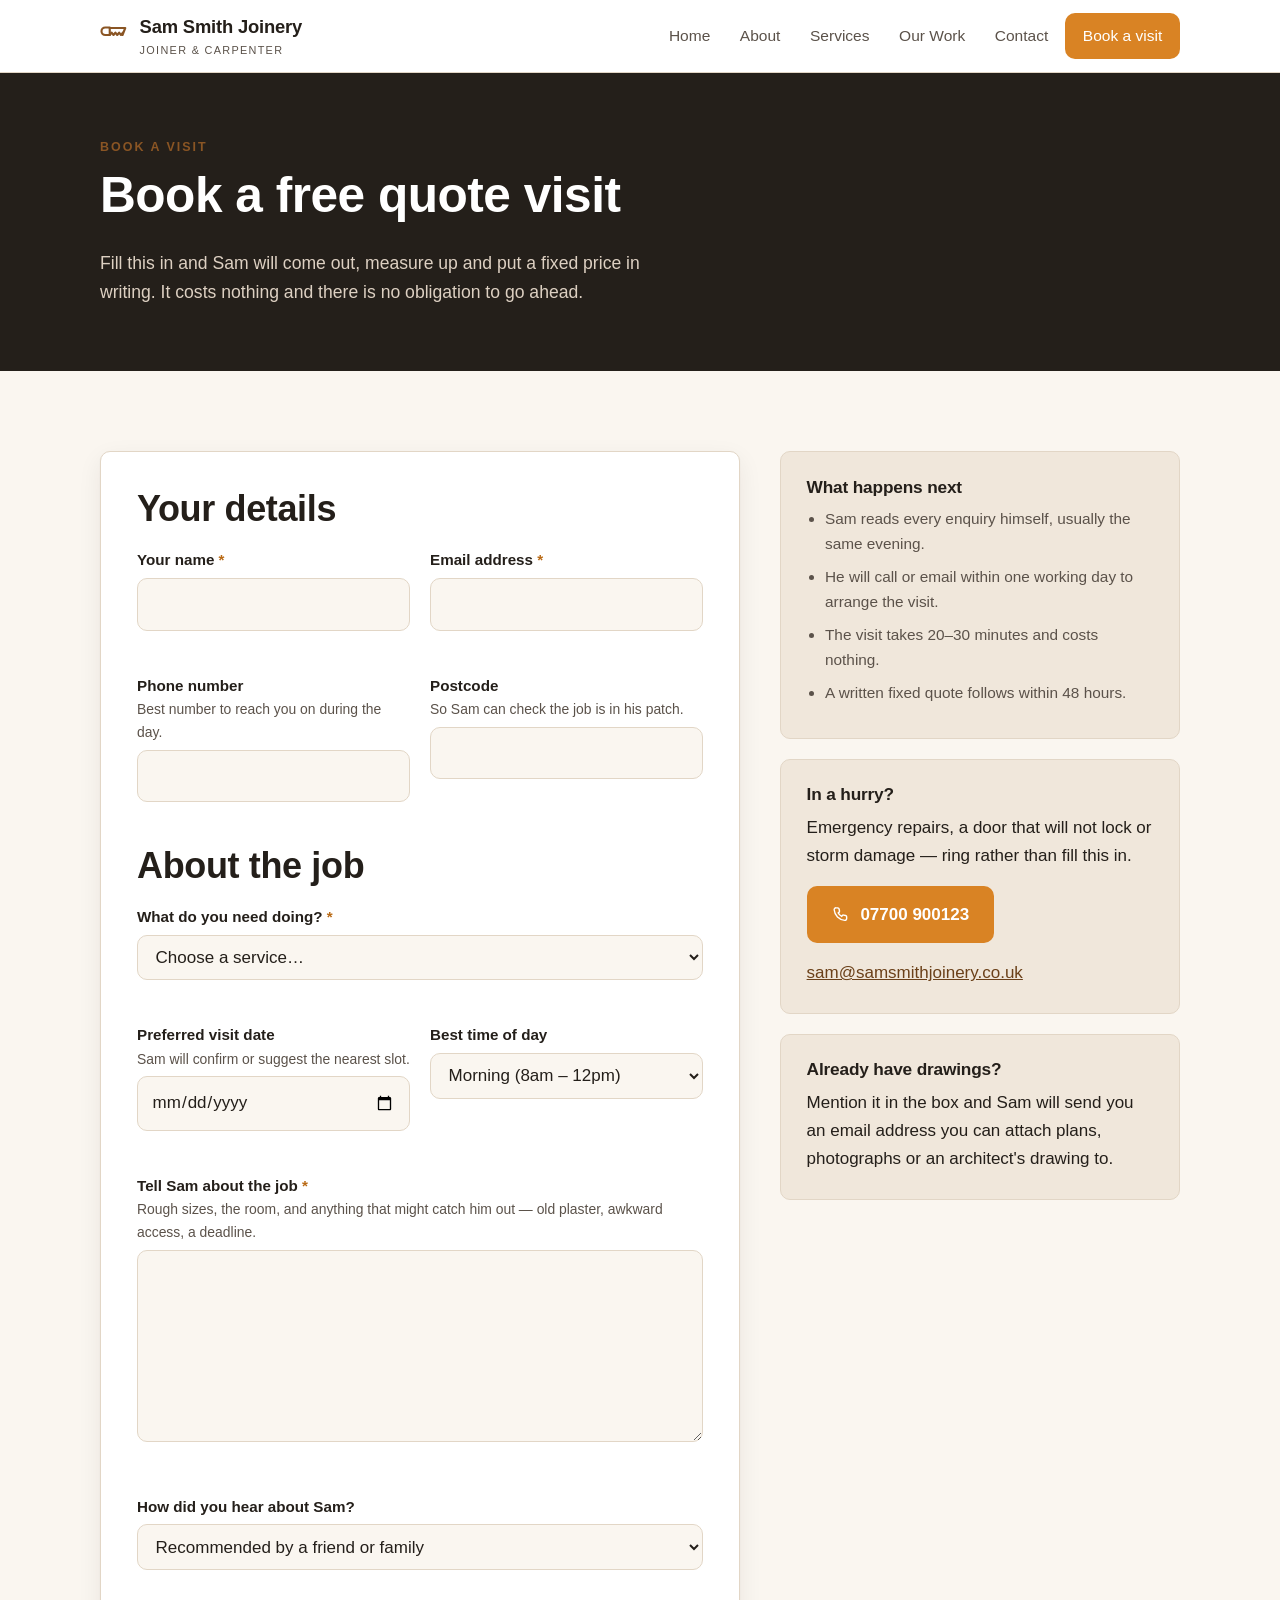
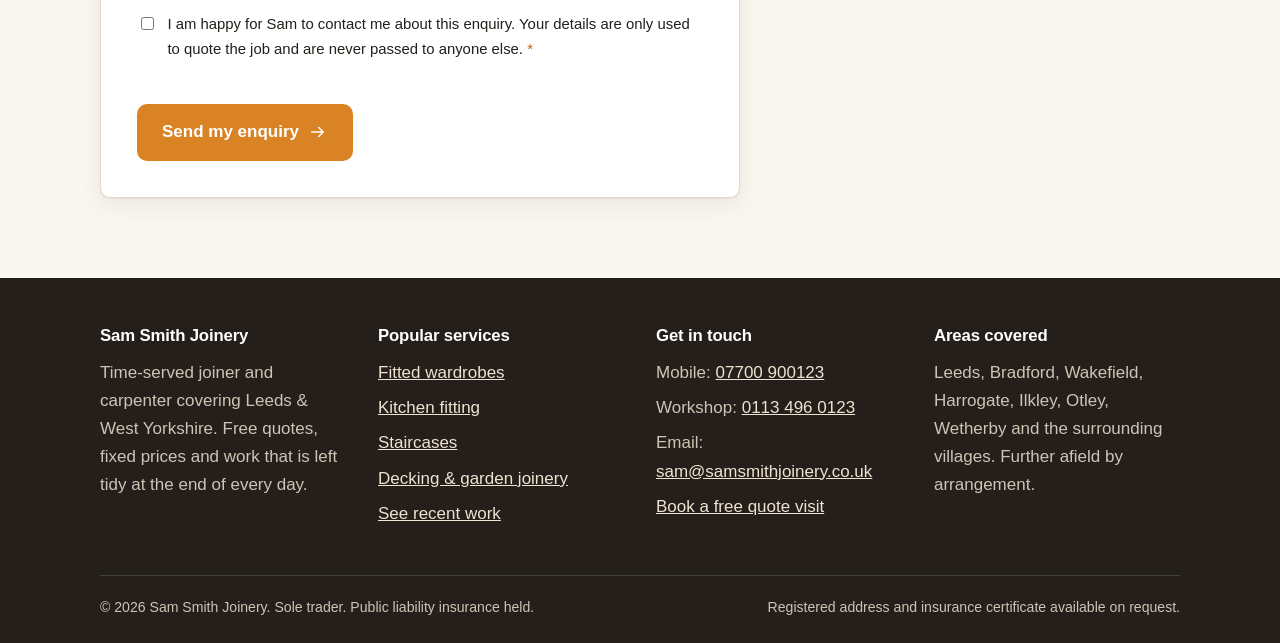
<file: booking.html>
<!doctype html>
<html lang="en-GB">
<head>
  <meta charset="utf-8">
  <meta name="viewport" content="width=device-width, initial-scale=1">
  <title>Book a visit | Sam Smith Joinery</title>
  <meta name="description" content="Book a free, no-obligation quote visit with Sam Smith Joinery. Tell us about your job and Sam will come out, measure up and put a fixed price in writing.">
  <meta name="theme-color" content="#8a5524">
  <meta name="robots" content="noindex, nofollow">
  <link rel="stylesheet" href="assets/css/styles.css">
  <script>document.documentElement.classList.add('js');</script>
</head>
<body>
  <a class="skip-link" href="#main">Skip to main content</a>

  <header class="site-header">
    <div class="wrap">
      <a class="brand" href="index.html">
        <svg viewBox="0 0 24 24" fill="none" stroke="currentColor" stroke-width="1.7" stroke-linecap="round" stroke-linejoin="round" aria-hidden="true"><path d="M4.2 5.2h3.6v6H4.2a1.6 1.6 0 0 1 0-6Z"/><path d="M7.8 5.6h12.4l-2.2 5.6"/><path d="m7.8 11.2 1.5-1.9 1.5 1.9 1.5-1.9 1.5 1.9 1.5-1.9 1.5 1.9 1.5-1.9"/></svg>
        <span>Sam Smith Joinery<small>Joiner &amp; carpenter</small></span>
      </a>
      <button class="nav-toggle" type="button" aria-expanded="false" aria-controls="site-nav">
        <svg viewBox="0 0 24 24" fill="none" stroke="currentColor" stroke-width="1.7" stroke-linecap="round" stroke-linejoin="round" aria-hidden="true"><path d="M3.6 6.5h16.8M3.6 12h16.8M3.6 17.5h16.8"/></svg> Menu
      </button>
      <nav id="site-nav" class="site-nav" aria-label="Main">
        <ul>
          <li><a href="index.html">Home</a></li>
          <li><a href="about.html">About</a></li>
          <li><a href="services.html">Services</a></li>
          <li><a href="gallery.html">Our Work</a></li>
          <li><a href="contact.html">Contact</a></li>
          <li class="nav-cta"><a class="btn btn-primary" href="booking.html" aria-current="page">Book a visit</a></li>
        </ul>
      </nav>
    </div>
  </header>

  <main id="main">
    <section class="page-hero">
      <div class="wrap">
        <span class="eyebrow">Book a visit</span>
        <h1>Book a free quote visit</h1>
        <p>Fill this in and Sam will come out, measure up and put a fixed price in writing. It costs nothing and there is no obligation to go ahead.</p>
      </div>
    </section>

    <section class="section">
      <div class="wrap">
        <div class="form-layout">
          <form id="booking-form" class="booking-form" method="post"
                action="https://formspree.io/f/REPLACE-WITH-YOUR-FORM-ID"
                novalidate data-demo="true">
            <h2>Your details</h2>

            <div class="field-row">
              <div class="field">
                <label for="name">Your name <span class="req" aria-hidden="true">*</span></label>
                <input type="text" id="name" name="name" autocomplete="name" required>
                <span class="error-text" id="name-error" role="alert"></span>
              </div>
              <div class="field">
                <label for="email">Email address <span class="req" aria-hidden="true">*</span></label>
                <input type="email" id="email" name="email" autocomplete="email" required>
                <span class="error-text" id="email-error" role="alert"></span>
              </div>
            </div>

            <div class="field-row">
              <div class="field">
                <label for="phone">Phone number
                  <span class="hint">Best number to reach you on during the day.</span></label>
                <input type="tel" id="phone" name="phone" autocomplete="tel">
                <span class="error-text" id="phone-error" role="alert"></span>
              </div>
              <div class="field">
                <label for="postcode">Postcode
                  <span class="hint">So Sam can check the job is in his patch.</span></label>
                <input type="text" id="postcode" name="postcode" autocomplete="postal-code">
                <span class="error-text" id="postcode-error" role="alert"></span>
              </div>
            </div>

            <h2>About the job</h2>

            <div class="field">
              <label for="service">What do you need doing?
                <span class="req" aria-hidden="true">*</span></label>
              <select id="service" name="service" required>
                <option value="">Choose a service&hellip;</option>
              <option>Fitted wardrobes &amp; bedroom furniture</option>
              <option>Kitchen fitting &amp; worktops</option>
              <option>Staircases &amp; bannisters</option>
              <option>Doors, frames &amp; hanging</option>
              <option>Skirting, architrave &amp; mouldings</option>
              <option>Decking, fencing &amp; garden joinery</option>
              <option>Garden rooms &amp; garden offices</option>
              <option>Sash &amp; casement window repair</option>
              <option>Flooring — solid, engineered &amp; laminate</option>
              <option>Alcove shelving, media units &amp; repairs</option>
                <option>Something else / not sure yet</option>
              </select>
              <span class="error-text" id="service-error" role="alert"></span>
            </div>

            <div class="field-row">
              <div class="field">
                <label for="preferred-date">Preferred visit date
                  <span class="hint">Sam will confirm or suggest the nearest slot.</span></label>
                <input type="date" id="preferred-date" name="preferred-date">
                <span class="error-text" id="preferred-date-error" role="alert"></span>
              </div>
              <div class="field">
                <label for="preferred-time">Best time of day</label>
                <select id="preferred-time" name="preferred-time">
                  <option>Morning (8am &ndash; 12pm)</option>
                  <option>Afternoon (12pm &ndash; 5pm)</option>
                  <option>Early evening (after 5pm)</option>
                  <option>Any time, I am flexible</option>
                </select>
                <span class="error-text" id="preferred-time-error" role="alert"></span>
              </div>
            </div>

            <div class="field">
              <label for="details">Tell Sam about the job
                <span class="req" aria-hidden="true">*</span>
                <span class="hint">Rough sizes, the room, and anything that might catch him
                  out — old plaster, awkward access, a deadline.</span></label>
              <textarea id="details" name="details" rows="6" minlength="20" required></textarea>
              <span class="error-text" id="details-error" role="alert"></span>
            </div>

            <div class="field">
              <label for="how-heard">How did you hear about Sam?</label>
              <select id="how-heard" name="how-heard">
                <option>Recommended by a friend or family</option>
                <option>Google or another search engine</option>
                <option>Facebook or Instagram</option>
                <option>Saw the van locally</option>
                <option>Repeat customer</option>
              </select>
              <span class="error-text" id="how-heard-error" role="alert"></span>
            </div>

            <div class="honeypot" aria-hidden="true">
              <label for="company-website">Leave this field blank</label>
              <input type="text" id="company-website" name="company-website" tabindex="-1" autocomplete="off">
            </div>

            <div class="field checkbox">
              <input type="checkbox" id="consent" name="consent" required>
              <label for="consent">I am happy for Sam to contact me about this enquiry.
                Your details are only used to quote the job and are never passed to anyone else.
                <span class="req" aria-hidden="true">*</span></label>
            </div>
            <span class="error-text" id="consent-error" role="alert"></span>

            <button type="submit" class="btn btn-primary">
              Send my enquiry <svg viewBox="0 0 24 24" fill="none" stroke="currentColor" stroke-width="1.7" stroke-linecap="round" stroke-linejoin="round" aria-hidden="true"><path d="M4.5 12h13.6"/><path d="m12.8 6.6 5.4 5.4-5.4 5.4"/></svg></button>

            <div class="form-status" id="form-status" role="status" tabindex="-1" hidden></div>
          </form>

          <aside class="stack">
            <div class="aside-card">
              <h3>What happens next</h3>
              <ul>
                <li>Sam reads every enquiry himself, usually the same evening.</li>
                <li>He will call or email within one working day to arrange the visit.</li>
                <li>The visit takes 20&ndash;30 minutes and costs nothing.</li>
                <li>A written fixed quote follows within 48 hours.</li>
              </ul>
            </div>
            <div class="aside-card">
              <h3>In a hurry?</h3>
              <p>Emergency repairs, a door that will not lock or storm damage — ring rather
                 than fill this in.</p>
              <p><a class="btn btn-primary" href="tel:+447700900123">
                <svg viewBox="0 0 24 24" fill="none" stroke="currentColor" stroke-width="1.7" stroke-linecap="round" stroke-linejoin="round" aria-hidden="true"><path d="M6.8 3.4H4.7a2.1 2.1 0 0 0-2.1 2.3c.6 6.9 5.8 12.1 12.7 12.7a2.1 2.1 0 0 0 2.3-2.1v-2.1a1.6 1.6 0 0 0-1.3-1.6l-2.4-.5a1.6 1.6 0 0 0-1.6.7l-.6.9a12.4 12.4 0 0 1-4.3-4.3l.9-.6a1.6 1.6 0 0 0 .7-1.6l-.5-2.4a1.6 1.6 0 0 0-1.6-1.3Z"/></svg> 07700 900123</a></p>
              <p style="margin-top:.75rem"><a href="mailto:sam@samsmithjoinery.co.uk">sam@samsmithjoinery.co.uk</a></p>
            </div>
            <div class="aside-card">
              <h3>Already have drawings?</h3>
              <p>Mention it in the box and Sam will send you an email address you can attach
                 plans, photographs or an architect's drawing to.</p>
            </div>
          </aside>
        </div>
      </div>
    </section>
  </main>

  <footer class="site-footer">
    <div class="wrap">
      <div class="footer-grid">
        <div>
          <h3>Sam Smith Joinery</h3>
          <p>Time-served joiner and carpenter covering Leeds &amp; West Yorkshire. Free quotes, fixed prices
             and work that is left tidy at the end of every day.</p>
        </div>
        <div>
          <h3>Popular services</h3>
          <ul>
            <li><a href="services.html">Fitted wardrobes</a></li>
            <li><a href="services.html">Kitchen fitting</a></li>
            <li><a href="services.html">Staircases</a></li>
            <li><a href="services.html">Decking &amp; garden joinery</a></li>
            <li><a href="gallery.html">See recent work</a></li>
          </ul>
        </div>
        <div>
          <h3>Get in touch</h3>
          <ul>
            <li>Mobile: <a href="tel:+447700900123">07700 900123</a></li>
            <li>Workshop: <a href="tel:+441134960123">0113 496 0123</a></li>
            <li>Email: <a href="mailto:sam@samsmithjoinery.co.uk">sam@samsmithjoinery.co.uk</a></li>
            <li><a href="booking.html">Book a free quote visit</a></li>
          </ul>
        </div>
        <div>
          <h3>Areas covered</h3>
          <p>Leeds, Bradford, Wakefield, Harrogate, Ilkley, Otley, Wetherby and the
             surrounding villages. Further afield by arrangement.</p>
        </div>
      </div>
      <div class="footer-bottom">
        <span>&copy; 2026 Sam Smith Joinery. Sole trader. Public liability insurance held.</span>
        <span>Registered address and insurance certificate available on request.</span>
      </div>
    </div>
  </footer>

  <script src="assets/js/main.js"></script>
</body>
</html>
</file>
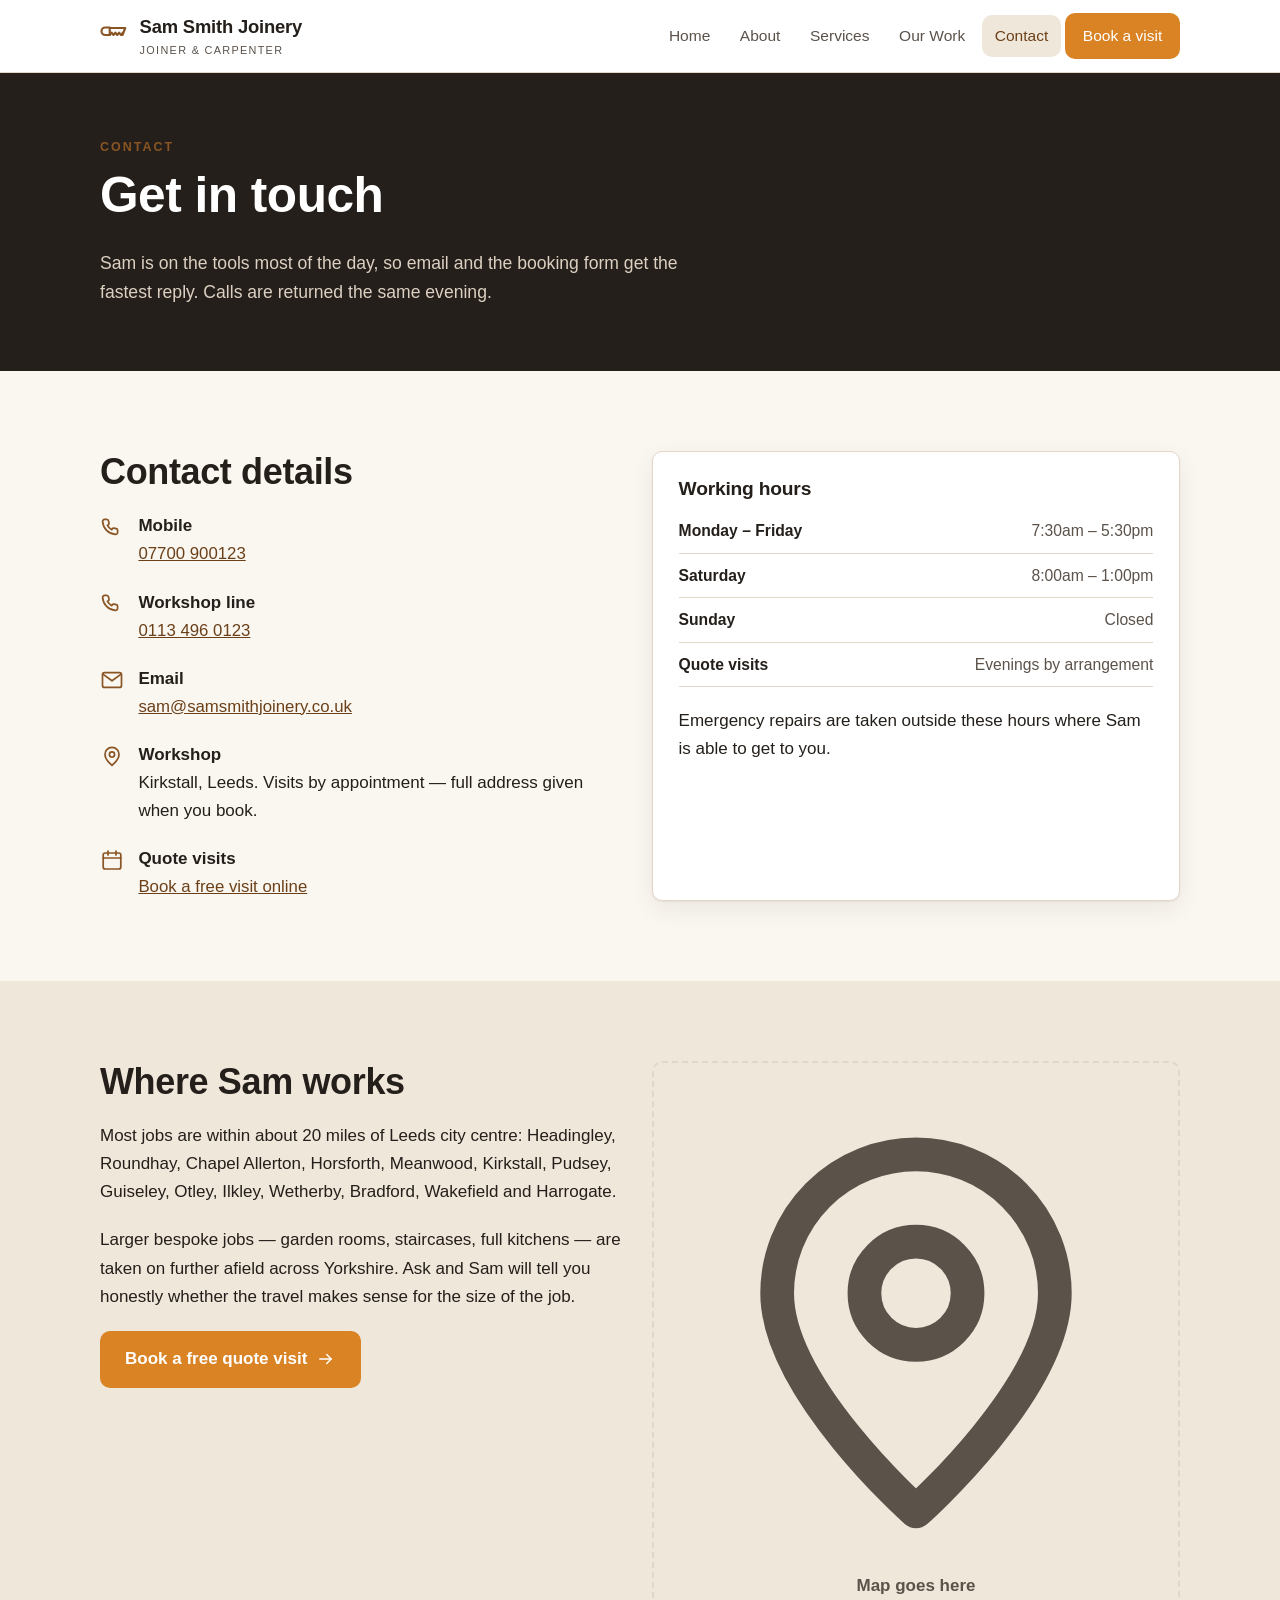
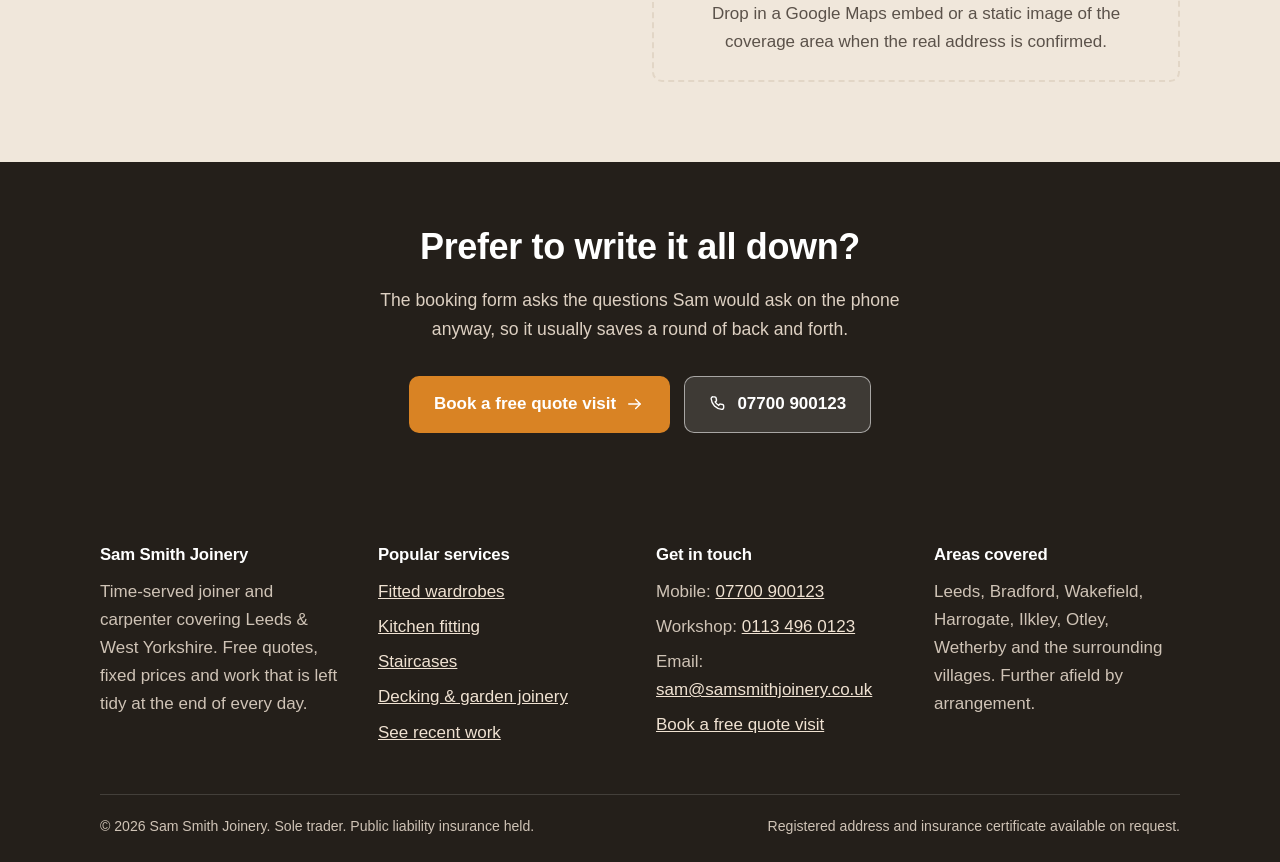
<file: contact.html>
<!doctype html>
<html lang="en-GB">
<head>
  <meta charset="utf-8">
  <meta name="viewport" content="width=device-width, initial-scale=1">
  <title>Contact | Sam Smith Joinery</title>
  <meta name="description" content="Contact Sam Smith Joinery — phone, email, workshop details, working hours and the areas covered around Leeds, Bradford, Wakefield and Harrogate.">
  <meta name="theme-color" content="#8a5524">
  <meta name="robots" content="noindex, nofollow">
  <link rel="stylesheet" href="assets/css/styles.css">
  <script>document.documentElement.classList.add('js');</script>
</head>
<body>
  <a class="skip-link" href="#main">Skip to main content</a>

  <header class="site-header">
    <div class="wrap">
      <a class="brand" href="index.html">
        <svg viewBox="0 0 24 24" fill="none" stroke="currentColor" stroke-width="1.7" stroke-linecap="round" stroke-linejoin="round" aria-hidden="true"><path d="M4.2 5.2h3.6v6H4.2a1.6 1.6 0 0 1 0-6Z"/><path d="M7.8 5.6h12.4l-2.2 5.6"/><path d="m7.8 11.2 1.5-1.9 1.5 1.9 1.5-1.9 1.5 1.9 1.5-1.9 1.5 1.9 1.5-1.9"/></svg>
        <span>Sam Smith Joinery<small>Joiner &amp; carpenter</small></span>
      </a>
      <button class="nav-toggle" type="button" aria-expanded="false" aria-controls="site-nav">
        <svg viewBox="0 0 24 24" fill="none" stroke="currentColor" stroke-width="1.7" stroke-linecap="round" stroke-linejoin="round" aria-hidden="true"><path d="M3.6 6.5h16.8M3.6 12h16.8M3.6 17.5h16.8"/></svg> Menu
      </button>
      <nav id="site-nav" class="site-nav" aria-label="Main">
        <ul>
          <li><a href="index.html">Home</a></li>
          <li><a href="about.html">About</a></li>
          <li><a href="services.html">Services</a></li>
          <li><a href="gallery.html">Our Work</a></li>
          <li><a href="contact.html" aria-current="page">Contact</a></li>
          <li class="nav-cta"><a class="btn btn-primary" href="booking.html">Book a visit</a></li>
        </ul>
      </nav>
    </div>
  </header>

  <main id="main">
    <section class="page-hero">
      <div class="wrap">
        <span class="eyebrow">Contact</span>
        <h1>Get in touch</h1>
        <p>Sam is on the tools most of the day, so email and the booking form get the fastest reply. Calls are returned the same evening.</p>
      </div>
    </section>

    <section class="section">
      <div class="wrap">
        <div class="grid grid-2">
          <div class="stack">
            <h2>Contact details</h2>
            <ul class="contact-list">
              <li><svg viewBox="0 0 24 24" fill="none" stroke="currentColor" stroke-width="1.7" stroke-linecap="round" stroke-linejoin="round" aria-hidden="true"><path d="M6.8 3.4H4.7a2.1 2.1 0 0 0-2.1 2.3c.6 6.9 5.8 12.1 12.7 12.7a2.1 2.1 0 0 0 2.3-2.1v-2.1a1.6 1.6 0 0 0-1.3-1.6l-2.4-.5a1.6 1.6 0 0 0-1.6.7l-.6.9a12.4 12.4 0 0 1-4.3-4.3l.9-.6a1.6 1.6 0 0 0 .7-1.6l-.5-2.4a1.6 1.6 0 0 0-1.6-1.3Z"/></svg><span><strong>Mobile</strong>
                <a href="tel:+447700900123">07700 900123</a></span></li>
              <li><svg viewBox="0 0 24 24" fill="none" stroke="currentColor" stroke-width="1.7" stroke-linecap="round" stroke-linejoin="round" aria-hidden="true"><path d="M6.8 3.4H4.7a2.1 2.1 0 0 0-2.1 2.3c.6 6.9 5.8 12.1 12.7 12.7a2.1 2.1 0 0 0 2.3-2.1v-2.1a1.6 1.6 0 0 0-1.3-1.6l-2.4-.5a1.6 1.6 0 0 0-1.6.7l-.6.9a12.4 12.4 0 0 1-4.3-4.3l.9-.6a1.6 1.6 0 0 0 .7-1.6l-.5-2.4a1.6 1.6 0 0 0-1.6-1.3Z"/></svg><span><strong>Workshop line</strong>
                <a href="tel:+441134960123">0113 496 0123</a></span></li>
              <li><svg viewBox="0 0 24 24" fill="none" stroke="currentColor" stroke-width="1.7" stroke-linecap="round" stroke-linejoin="round" aria-hidden="true"><rect x="2.5" y="4.6" width="19" height="14.8" rx="2"/><path d="m3.2 6.4 8.8 6.4 8.8-6.4"/></svg><span><strong>Email</strong>
                <a href="mailto:sam@samsmithjoinery.co.uk">sam@samsmithjoinery.co.uk</a></span></li>
              <li><svg viewBox="0 0 24 24" fill="none" stroke="currentColor" stroke-width="1.7" stroke-linecap="round" stroke-linejoin="round" aria-hidden="true"><path d="M12 21.4s7-6.2 7-11a7 7 0 1 0-14 0c0 4.8 7 11 7 11Z"/><circle cx="12" cy="10.4" r="2.6"/></svg><span><strong>Workshop</strong>
                Kirkstall, Leeds. Visits by appointment — full address given when you book.</span></li>
              <li><svg viewBox="0 0 24 24" fill="none" stroke="currentColor" stroke-width="1.7" stroke-linecap="round" stroke-linejoin="round" aria-hidden="true"><rect x="3.2" y="5" width="17.6" height="16" rx="2"/><path d="M3.2 10h17.6M8 3v4M16 3v4"/></svg><span><strong>Quote visits</strong>
                <a href="booking.html">Book a free visit online</a></span></li>
            </ul>
          </div>
          <div class="card">
            <h3>Working hours</h3>
            <table class="hours">
              <tbody>
                <tr><th scope="row">Monday &ndash; Friday</th><td>7:30am &ndash; 5:30pm</td></tr>
                <tr><th scope="row">Saturday</th><td>8:00am &ndash; 1:00pm</td></tr>
                <tr><th scope="row">Sunday</th><td>Closed</td></tr>
                <tr><th scope="row">Quote visits</th><td>Evenings by arrangement</td></tr>
              </tbody>
            </table>
            <p style="margin-top:1.25rem">Emergency repairs are taken outside these hours
               where Sam is able to get to you.</p>
          </div>
        </div>
      </div>
    </section>

    <section class="section section-alt">
      <div class="wrap">
        <div class="grid grid-2">
          <div class="stack">
            <h2>Where Sam works</h2>
            <p>Most jobs are within about 20 miles of Leeds city centre: Headingley, Roundhay,
               Chapel Allerton, Horsforth, Meanwood, Kirkstall, Pudsey, Guiseley, Otley, Ilkley,
               Wetherby, Bradford, Wakefield and Harrogate.</p>
            <p>Larger bespoke jobs — garden rooms, staircases, full kitchens — are taken on
               further afield across Yorkshire. Ask and Sam will tell you honestly whether the
               travel makes sense for the size of the job.</p>
            <p><a class="btn btn-primary" href="booking.html">Book a free quote visit <svg viewBox="0 0 24 24" fill="none" stroke="currentColor" stroke-width="1.7" stroke-linecap="round" stroke-linejoin="round" aria-hidden="true"><path d="M4.5 12h13.6"/><path d="m12.8 6.6 5.4 5.4-5.4 5.4"/></svg></a></p>
          </div>
          <div class="map-placeholder">
            <p><svg viewBox="0 0 24 24" fill="none" stroke="currentColor" stroke-width="1.7" stroke-linecap="round" stroke-linejoin="round" aria-hidden="true"><path d="M12 21.4s7-6.2 7-11a7 7 0 1 0-14 0c0 4.8 7 11 7 11Z"/><circle cx="12" cy="10.4" r="2.6"/></svg><br>
              <strong>Map goes here</strong><br>
              Drop in a Google Maps embed or a static image of the coverage area
              when the real address is confirmed.</p>
          </div>
        </div>
      </div>
    </section>

    <section class="band">
      <div class="wrap">
        <h2>Prefer to write it all down?</h2>
        <p>The booking form asks the questions Sam would ask on the phone anyway, so it usually saves a round of back and forth.</p>
        <div class="hero-actions">
          <a class="btn btn-primary" href="booking.html">Book a free quote visit <svg viewBox="0 0 24 24" fill="none" stroke="currentColor" stroke-width="1.7" stroke-linecap="round" stroke-linejoin="round" aria-hidden="true"><path d="M4.5 12h13.6"/><path d="m12.8 6.6 5.4 5.4-5.4 5.4"/></svg></a>
          <a class="btn btn-ghost" href="tel:+447700900123"><svg viewBox="0 0 24 24" fill="none" stroke="currentColor" stroke-width="1.7" stroke-linecap="round" stroke-linejoin="round" aria-hidden="true"><path d="M6.8 3.4H4.7a2.1 2.1 0 0 0-2.1 2.3c.6 6.9 5.8 12.1 12.7 12.7a2.1 2.1 0 0 0 2.3-2.1v-2.1a1.6 1.6 0 0 0-1.3-1.6l-2.4-.5a1.6 1.6 0 0 0-1.6.7l-.6.9a12.4 12.4 0 0 1-4.3-4.3l.9-.6a1.6 1.6 0 0 0 .7-1.6l-.5-2.4a1.6 1.6 0 0 0-1.6-1.3Z"/></svg> 07700 900123</a>
        </div>
      </div>
    </section>
  </main>

  <footer class="site-footer">
    <div class="wrap">
      <div class="footer-grid">
        <div>
          <h3>Sam Smith Joinery</h3>
          <p>Time-served joiner and carpenter covering Leeds &amp; West Yorkshire. Free quotes, fixed prices
             and work that is left tidy at the end of every day.</p>
        </div>
        <div>
          <h3>Popular services</h3>
          <ul>
            <li><a href="services.html">Fitted wardrobes</a></li>
            <li><a href="services.html">Kitchen fitting</a></li>
            <li><a href="services.html">Staircases</a></li>
            <li><a href="services.html">Decking &amp; garden joinery</a></li>
            <li><a href="gallery.html">See recent work</a></li>
          </ul>
        </div>
        <div>
          <h3>Get in touch</h3>
          <ul>
            <li>Mobile: <a href="tel:+447700900123">07700 900123</a></li>
            <li>Workshop: <a href="tel:+441134960123">0113 496 0123</a></li>
            <li>Email: <a href="mailto:sam@samsmithjoinery.co.uk">sam@samsmithjoinery.co.uk</a></li>
            <li><a href="booking.html">Book a free quote visit</a></li>
          </ul>
        </div>
        <div>
          <h3>Areas covered</h3>
          <p>Leeds, Bradford, Wakefield, Harrogate, Ilkley, Otley, Wetherby and the
             surrounding villages. Further afield by arrangement.</p>
        </div>
      </div>
      <div class="footer-bottom">
        <span>&copy; 2026 Sam Smith Joinery. Sole trader. Public liability insurance held.</span>
        <span>Registered address and insurance certificate available on request.</span>
      </div>
    </div>
  </footer>

  <script src="assets/js/main.js"></script>
</body>
</html>
</file>
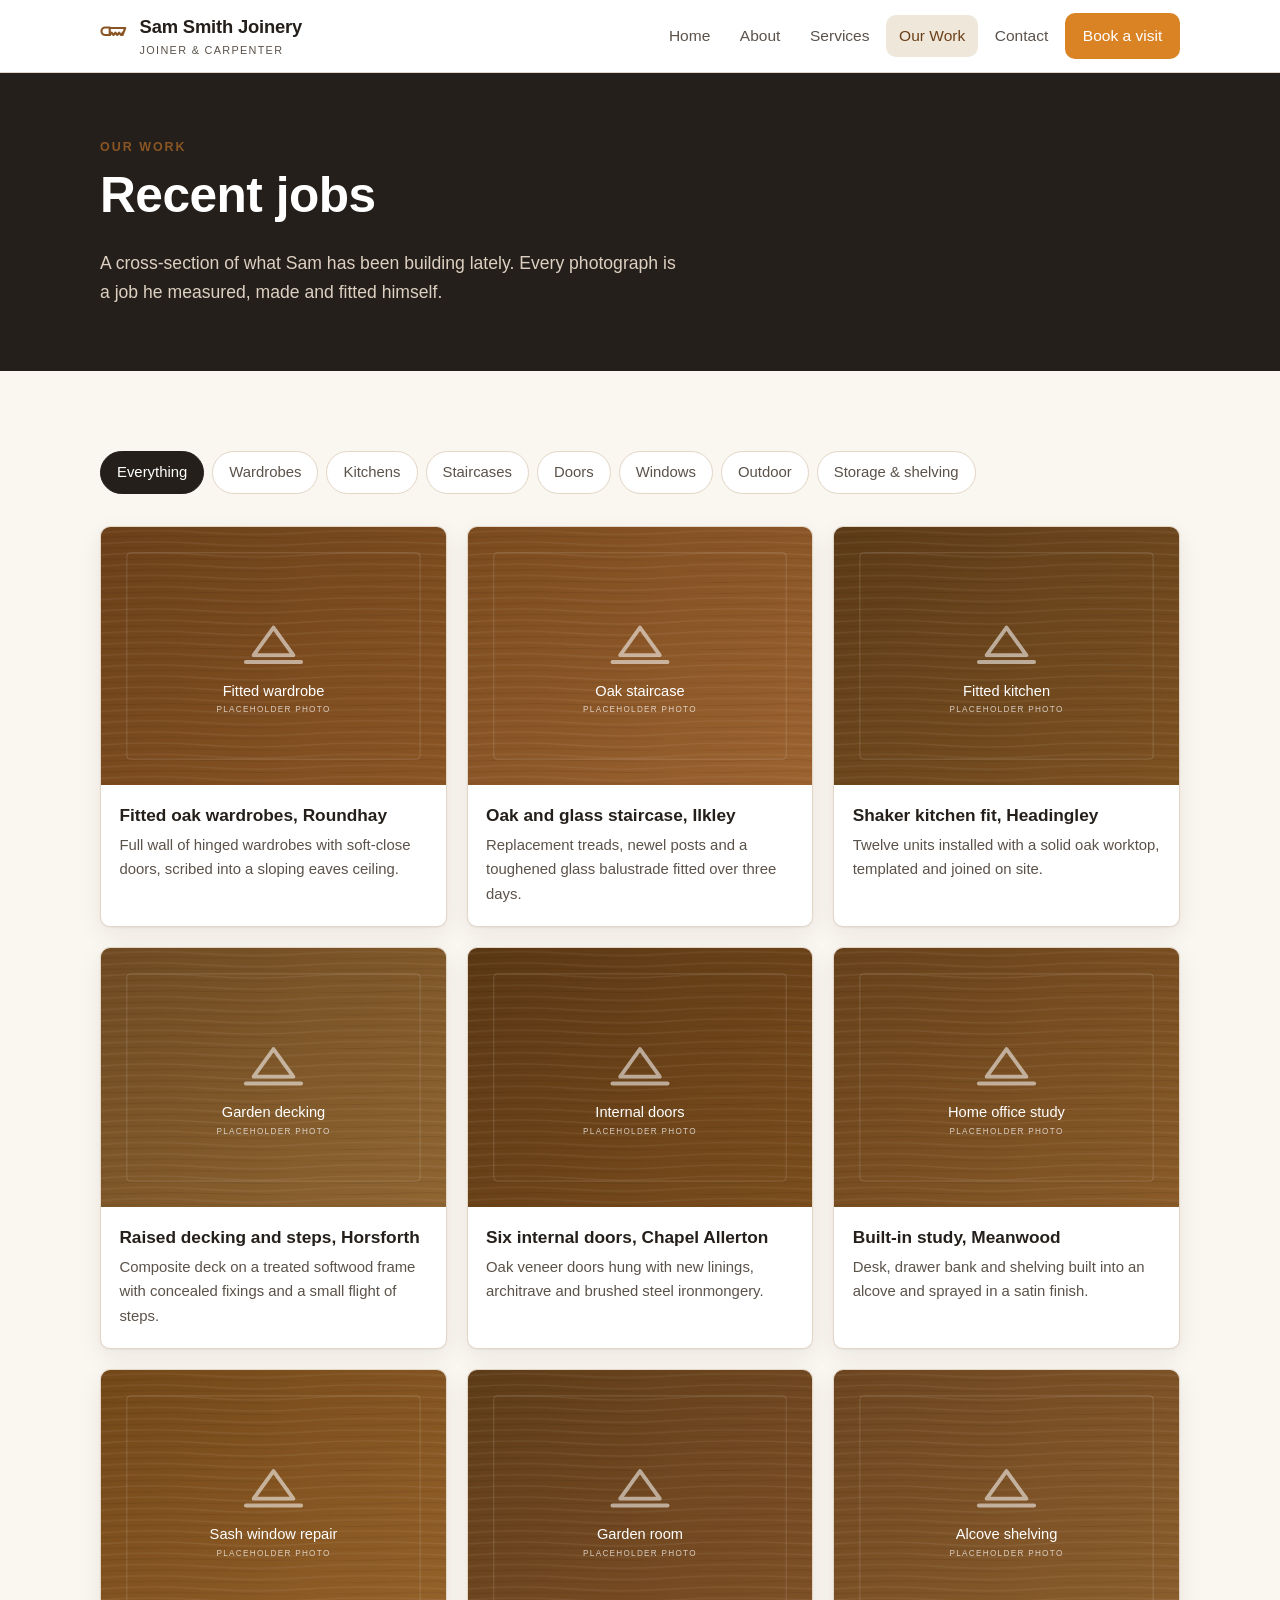
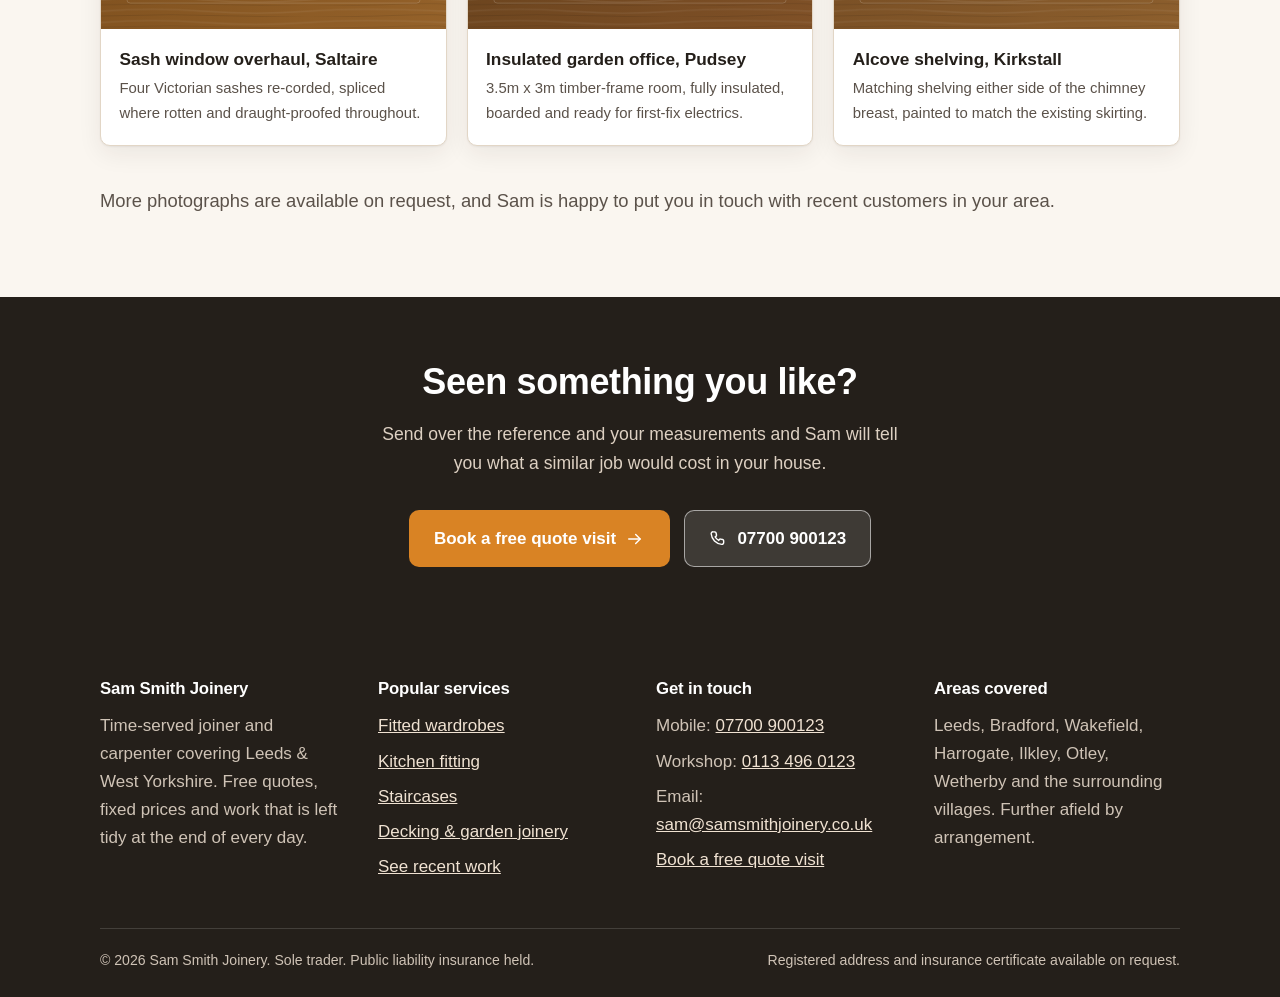
<file: gallery.html>
<!doctype html>
<html lang="en-GB">
<head>
  <meta charset="utf-8">
  <meta name="viewport" content="width=device-width, initial-scale=1">
  <title>Our work | Sam Smith Joinery</title>
  <meta name="description" content="Photographs of recent joinery jobs by Sam Smith across Leeds and West Yorkshire — wardrobes, kitchens, staircases, decking, garden rooms and window repairs.">
  <meta name="theme-color" content="#8a5524">
  <meta name="robots" content="noindex, nofollow">
  <link rel="stylesheet" href="assets/css/styles.css">
  <script>document.documentElement.classList.add('js');</script>
</head>
<body>
  <a class="skip-link" href="#main">Skip to main content</a>

  <header class="site-header">
    <div class="wrap">
      <a class="brand" href="index.html">
        <svg viewBox="0 0 24 24" fill="none" stroke="currentColor" stroke-width="1.7" stroke-linecap="round" stroke-linejoin="round" aria-hidden="true"><path d="M4.2 5.2h3.6v6H4.2a1.6 1.6 0 0 1 0-6Z"/><path d="M7.8 5.6h12.4l-2.2 5.6"/><path d="m7.8 11.2 1.5-1.9 1.5 1.9 1.5-1.9 1.5 1.9 1.5-1.9 1.5 1.9 1.5-1.9"/></svg>
        <span>Sam Smith Joinery<small>Joiner &amp; carpenter</small></span>
      </a>
      <button class="nav-toggle" type="button" aria-expanded="false" aria-controls="site-nav">
        <svg viewBox="0 0 24 24" fill="none" stroke="currentColor" stroke-width="1.7" stroke-linecap="round" stroke-linejoin="round" aria-hidden="true"><path d="M3.6 6.5h16.8M3.6 12h16.8M3.6 17.5h16.8"/></svg> Menu
      </button>
      <nav id="site-nav" class="site-nav" aria-label="Main">
        <ul>
          <li><a href="index.html">Home</a></li>
          <li><a href="about.html">About</a></li>
          <li><a href="services.html">Services</a></li>
          <li><a href="gallery.html" aria-current="page">Our Work</a></li>
          <li><a href="contact.html">Contact</a></li>
          <li class="nav-cta"><a class="btn btn-primary" href="booking.html">Book a visit</a></li>
        </ul>
      </nav>
    </div>
  </header>

  <main id="main">
    <section class="page-hero">
      <div class="wrap">
        <span class="eyebrow">Our work</span>
        <h1>Recent jobs</h1>
        <p>A cross-section of what Sam has been building lately. Every photograph is a job he measured, made and fitted himself.</p>
      </div>
    </section>

    <section class="section">
      <div class="wrap">
        <div class="gallery-filters" role="group" aria-label="Filter work by type">
          <button type="button" data-filter="all" aria-pressed="true">Everything</button>
          <button type="button" data-filter="wardrobes" aria-pressed="false">Wardrobes</button>
          <button type="button" data-filter="kitchens" aria-pressed="false">Kitchens</button>
          <button type="button" data-filter="staircases" aria-pressed="false">Staircases</button>
          <button type="button" data-filter="doors" aria-pressed="false">Doors</button>
          <button type="button" data-filter="windows" aria-pressed="false">Windows</button>
          <button type="button" data-filter="outdoor" aria-pressed="false">Outdoor</button>
          <button type="button" data-filter="storage" aria-pressed="false">Storage &amp; shelving</button>
        </div>
        <div class="gallery">
          <figure data-category="wardrobes">
            <img src="assets/img/fitted-wardrobe.svg" alt="Fitted oak wardrobes, Roundhay" loading="lazy" width="800" height="600">
            <figcaption><strong>Fitted oak wardrobes, Roundhay</strong><span>Full wall of hinged wardrobes with soft-close doors, scribed into a sloping eaves ceiling.</span></figcaption>
          </figure>
          <figure data-category="staircases">
            <img src="assets/img/oak-staircase.svg" alt="Oak and glass staircase, Ilkley" loading="lazy" width="800" height="600">
            <figcaption><strong>Oak and glass staircase, Ilkley</strong><span>Replacement treads, newel posts and a toughened glass balustrade fitted over three days.</span></figcaption>
          </figure>
          <figure data-category="kitchens">
            <img src="assets/img/kitchen-fitting.svg" alt="Shaker kitchen fit, Headingley" loading="lazy" width="800" height="600">
            <figcaption><strong>Shaker kitchen fit, Headingley</strong><span>Twelve units installed with a solid oak worktop, templated and joined on site.</span></figcaption>
          </figure>
          <figure data-category="outdoor">
            <img src="assets/img/garden-decking.svg" alt="Raised decking and steps, Horsforth" loading="lazy" width="800" height="600">
            <figcaption><strong>Raised decking and steps, Horsforth</strong><span>Composite deck on a treated softwood frame with concealed fixings and a small flight of steps.</span></figcaption>
          </figure>
          <figure data-category="doors">
            <img src="assets/img/internal-doors.svg" alt="Six internal doors, Chapel Allerton" loading="lazy" width="800" height="600">
            <figcaption><strong>Six internal doors, Chapel Allerton</strong><span>Oak veneer doors hung with new linings, architrave and brushed steel ironmongery.</span></figcaption>
          </figure>
          <figure data-category="storage">
            <img src="assets/img/home-office.svg" alt="Built-in study, Meanwood" loading="lazy" width="800" height="600">
            <figcaption><strong>Built-in study, Meanwood</strong><span>Desk, drawer bank and shelving built into an alcove and sprayed in a satin finish.</span></figcaption>
          </figure>
          <figure data-category="windows">
            <img src="assets/img/sash-windows.svg" alt="Sash window overhaul, Saltaire" loading="lazy" width="800" height="600">
            <figcaption><strong>Sash window overhaul, Saltaire</strong><span>Four Victorian sashes re-corded, spliced where rotten and draught-proofed throughout.</span></figcaption>
          </figure>
          <figure data-category="outdoor">
            <img src="assets/img/garden-room.svg" alt="Insulated garden office, Pudsey" loading="lazy" width="800" height="600">
            <figcaption><strong>Insulated garden office, Pudsey</strong><span>3.5m x 3m timber-frame room, fully insulated, boarded and ready for first-fix electrics.</span></figcaption>
          </figure>
          <figure data-category="storage">
            <img src="assets/img/alcove-shelving.svg" alt="Alcove shelving, Kirkstall" loading="lazy" width="800" height="600">
            <figcaption><strong>Alcove shelving, Kirkstall</strong><span>Matching shelving either side of the chimney breast, painted to match the existing skirting.</span></figcaption>
          </figure>
        </div>
        <p style="margin-top:2.5rem" class="lede">More photographs are available on request,
           and Sam is happy to put you in touch with recent customers in your area.</p>
      </div>
    </section>

    <section class="band">
      <div class="wrap">
        <h2>Seen something you like?</h2>
        <p>Send over the reference and your measurements and Sam will tell you what a similar job would cost in your house.</p>
        <div class="hero-actions">
          <a class="btn btn-primary" href="booking.html">Book a free quote visit <svg viewBox="0 0 24 24" fill="none" stroke="currentColor" stroke-width="1.7" stroke-linecap="round" stroke-linejoin="round" aria-hidden="true"><path d="M4.5 12h13.6"/><path d="m12.8 6.6 5.4 5.4-5.4 5.4"/></svg></a>
          <a class="btn btn-ghost" href="tel:+447700900123"><svg viewBox="0 0 24 24" fill="none" stroke="currentColor" stroke-width="1.7" stroke-linecap="round" stroke-linejoin="round" aria-hidden="true"><path d="M6.8 3.4H4.7a2.1 2.1 0 0 0-2.1 2.3c.6 6.9 5.8 12.1 12.7 12.7a2.1 2.1 0 0 0 2.3-2.1v-2.1a1.6 1.6 0 0 0-1.3-1.6l-2.4-.5a1.6 1.6 0 0 0-1.6.7l-.6.9a12.4 12.4 0 0 1-4.3-4.3l.9-.6a1.6 1.6 0 0 0 .7-1.6l-.5-2.4a1.6 1.6 0 0 0-1.6-1.3Z"/></svg> 07700 900123</a>
        </div>
      </div>
    </section>
  </main>

  <footer class="site-footer">
    <div class="wrap">
      <div class="footer-grid">
        <div>
          <h3>Sam Smith Joinery</h3>
          <p>Time-served joiner and carpenter covering Leeds &amp; West Yorkshire. Free quotes, fixed prices
             and work that is left tidy at the end of every day.</p>
        </div>
        <div>
          <h3>Popular services</h3>
          <ul>
            <li><a href="services.html">Fitted wardrobes</a></li>
            <li><a href="services.html">Kitchen fitting</a></li>
            <li><a href="services.html">Staircases</a></li>
            <li><a href="services.html">Decking &amp; garden joinery</a></li>
            <li><a href="gallery.html">See recent work</a></li>
          </ul>
        </div>
        <div>
          <h3>Get in touch</h3>
          <ul>
            <li>Mobile: <a href="tel:+447700900123">07700 900123</a></li>
            <li>Workshop: <a href="tel:+441134960123">0113 496 0123</a></li>
            <li>Email: <a href="mailto:sam@samsmithjoinery.co.uk">sam@samsmithjoinery.co.uk</a></li>
            <li><a href="booking.html">Book a free quote visit</a></li>
          </ul>
        </div>
        <div>
          <h3>Areas covered</h3>
          <p>Leeds, Bradford, Wakefield, Harrogate, Ilkley, Otley, Wetherby and the
             surrounding villages. Further afield by arrangement.</p>
        </div>
      </div>
      <div class="footer-bottom">
        <span>&copy; 2026 Sam Smith Joinery. Sole trader. Public liability insurance held.</span>
        <span>Registered address and insurance certificate available on request.</span>
      </div>
    </div>
  </footer>

  <script src="assets/js/main.js"></script>
</body>
</html>
</file>
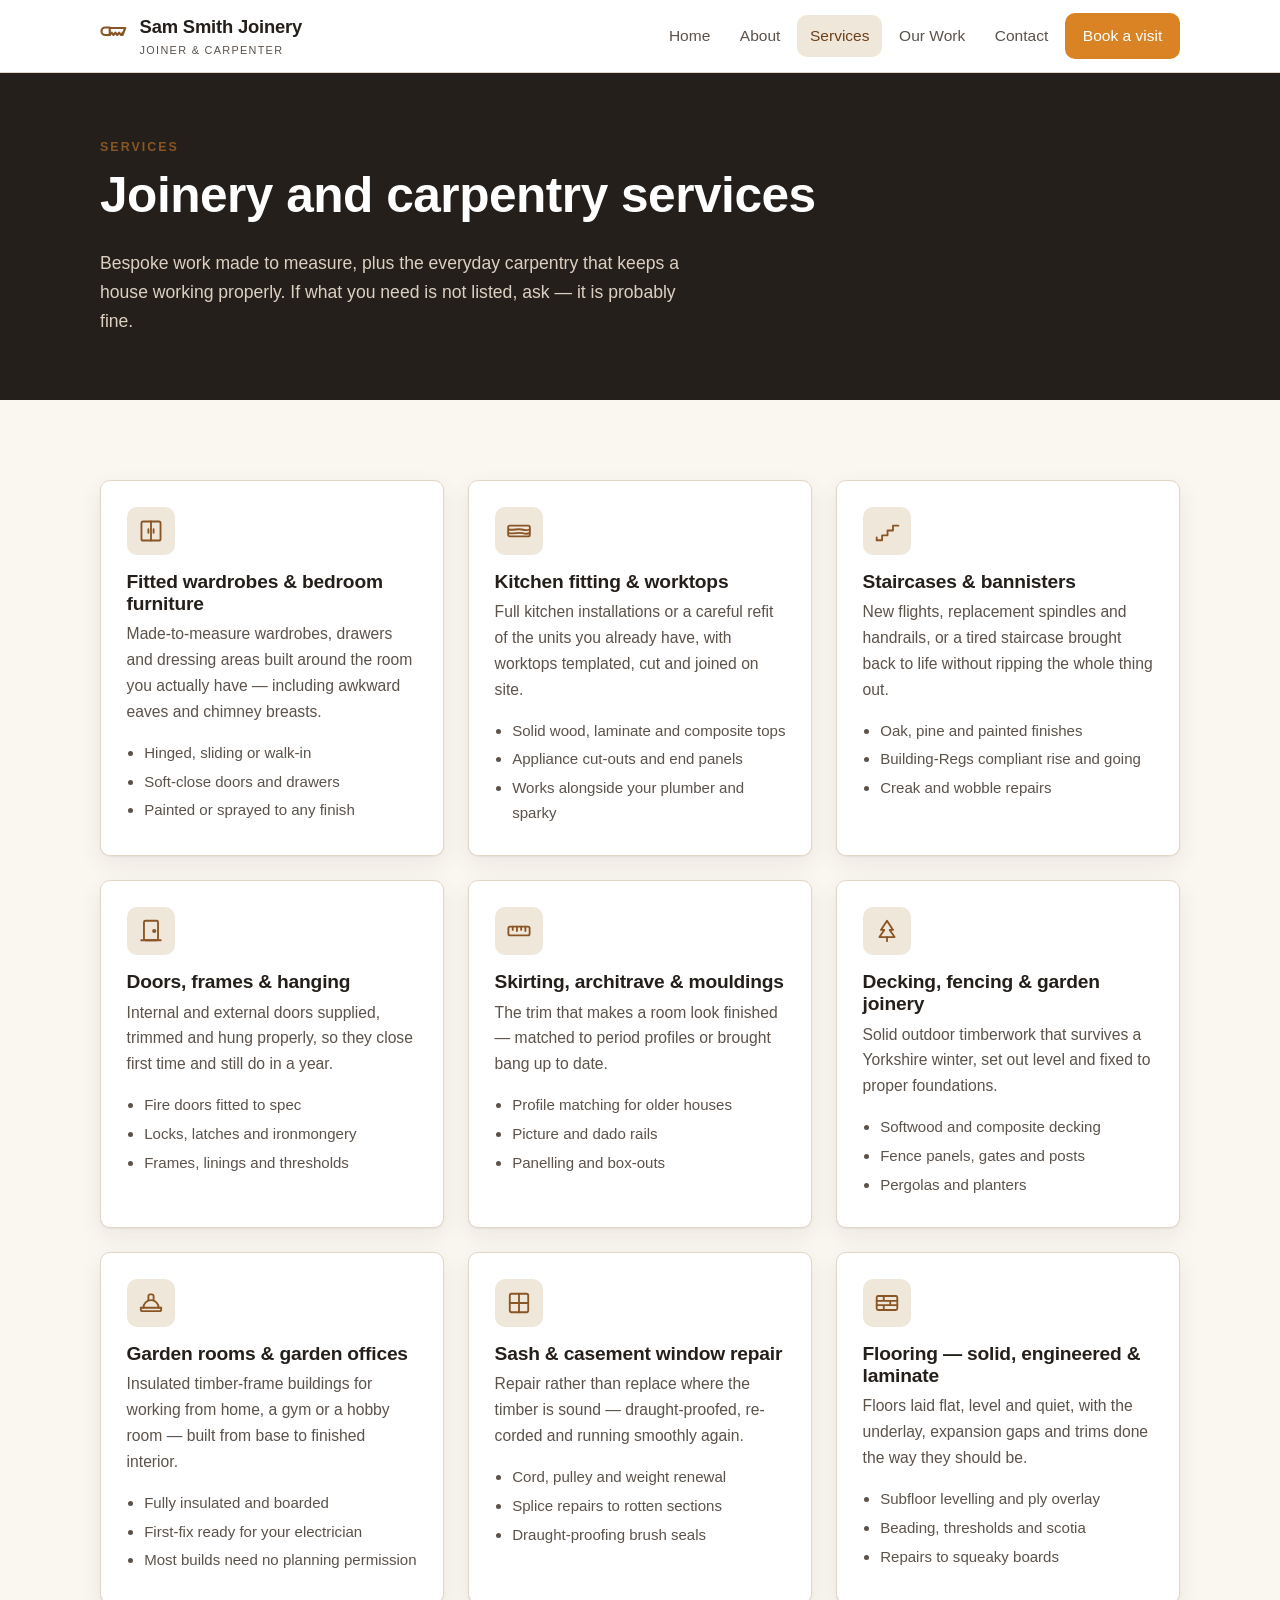
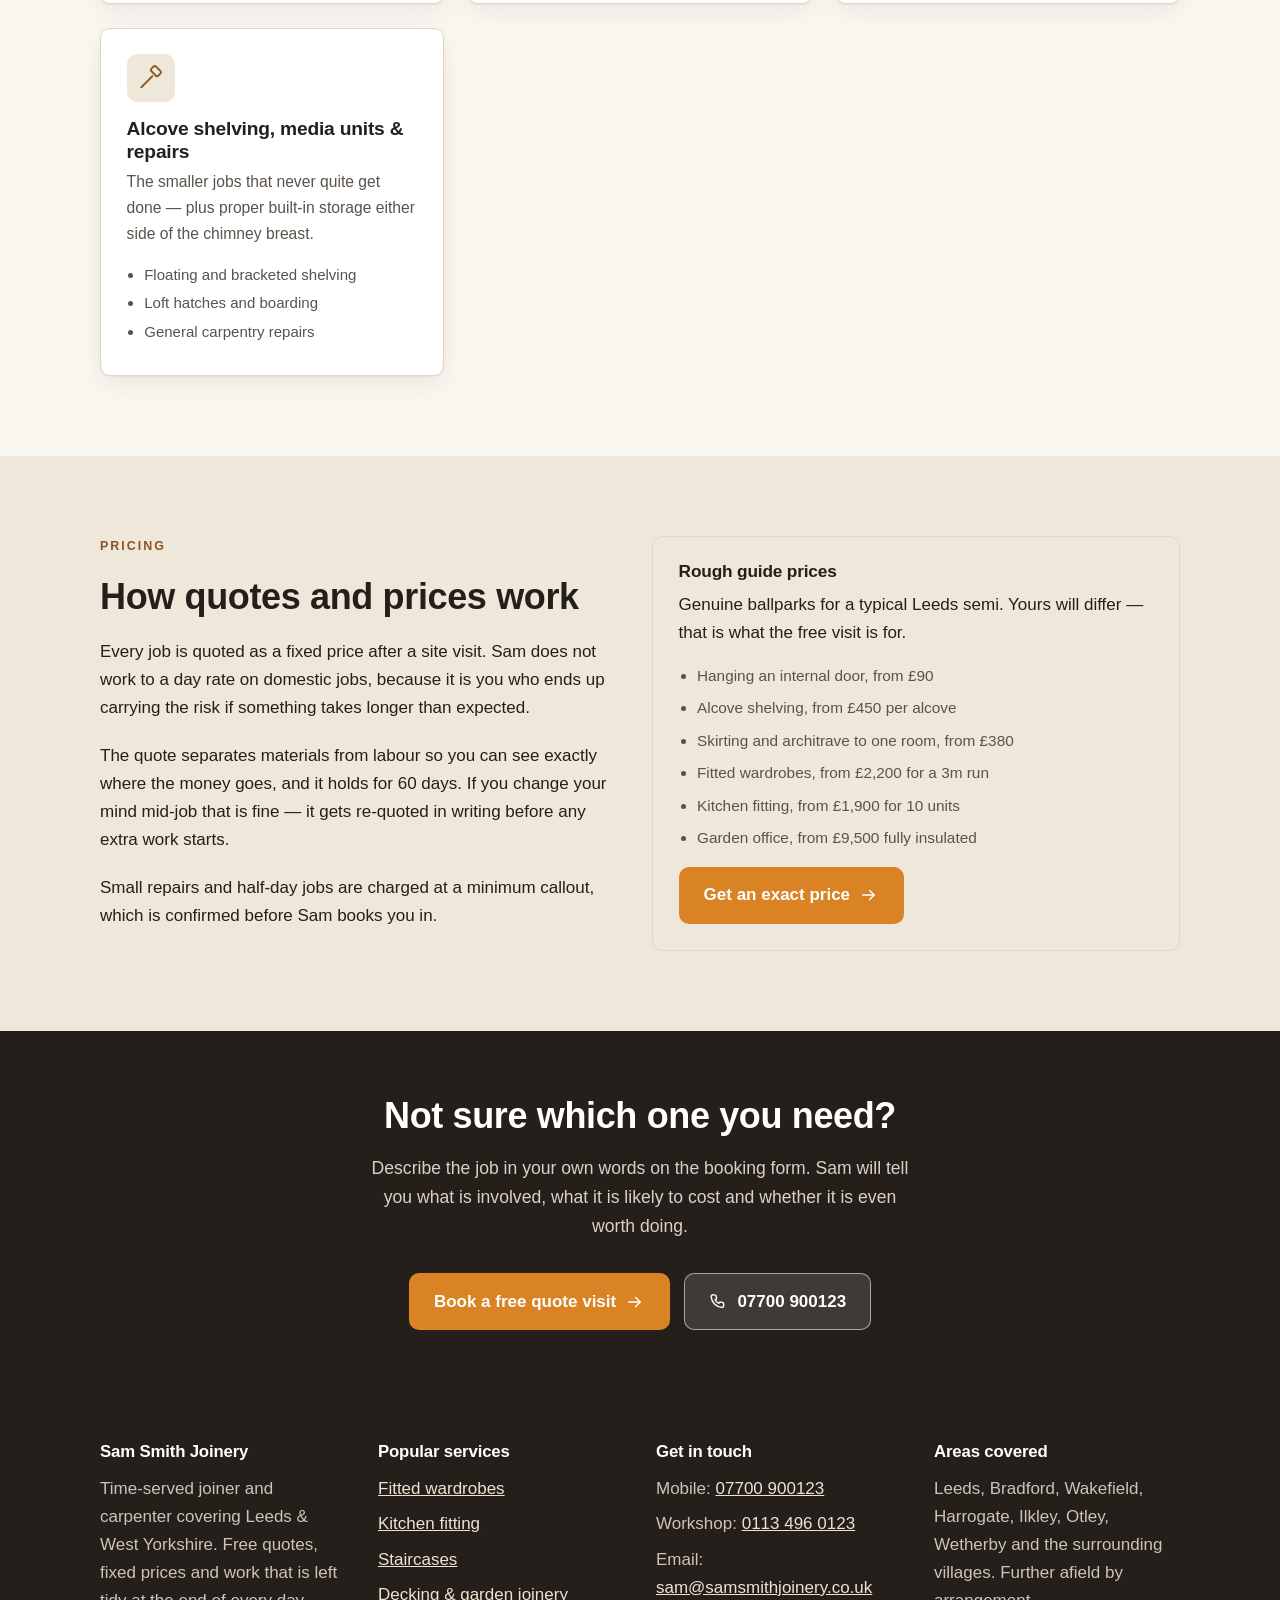
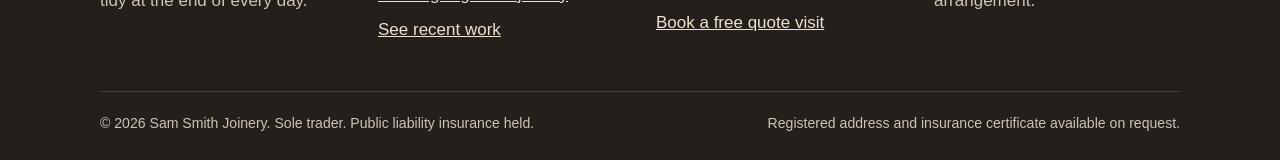
<file: services.html>
<!doctype html>
<html lang="en-GB">
<head>
  <meta charset="utf-8">
  <meta name="viewport" content="width=device-width, initial-scale=1">
  <title>Services | Sam Smith Joinery</title>
  <meta name="description" content="Fitted wardrobes, kitchen fitting, staircases, doors, decking, garden rooms and sash window repair across Leeds and West Yorkshire. Fixed-price quotes.">
  <meta name="theme-color" content="#8a5524">
  <meta name="robots" content="noindex, nofollow">
  <link rel="stylesheet" href="assets/css/styles.css">
  <script>document.documentElement.classList.add('js');</script>
</head>
<body>
  <a class="skip-link" href="#main">Skip to main content</a>

  <header class="site-header">
    <div class="wrap">
      <a class="brand" href="index.html">
        <svg viewBox="0 0 24 24" fill="none" stroke="currentColor" stroke-width="1.7" stroke-linecap="round" stroke-linejoin="round" aria-hidden="true"><path d="M4.2 5.2h3.6v6H4.2a1.6 1.6 0 0 1 0-6Z"/><path d="M7.8 5.6h12.4l-2.2 5.6"/><path d="m7.8 11.2 1.5-1.9 1.5 1.9 1.5-1.9 1.5 1.9 1.5-1.9 1.5 1.9 1.5-1.9"/></svg>
        <span>Sam Smith Joinery<small>Joiner &amp; carpenter</small></span>
      </a>
      <button class="nav-toggle" type="button" aria-expanded="false" aria-controls="site-nav">
        <svg viewBox="0 0 24 24" fill="none" stroke="currentColor" stroke-width="1.7" stroke-linecap="round" stroke-linejoin="round" aria-hidden="true"><path d="M3.6 6.5h16.8M3.6 12h16.8M3.6 17.5h16.8"/></svg> Menu
      </button>
      <nav id="site-nav" class="site-nav" aria-label="Main">
        <ul>
          <li><a href="index.html">Home</a></li>
          <li><a href="about.html">About</a></li>
          <li><a href="services.html" aria-current="page">Services</a></li>
          <li><a href="gallery.html">Our Work</a></li>
          <li><a href="contact.html">Contact</a></li>
          <li class="nav-cta"><a class="btn btn-primary" href="booking.html">Book a visit</a></li>
        </ul>
      </nav>
    </div>
  </header>

  <main id="main">
    <section class="page-hero">
      <div class="wrap">
        <span class="eyebrow">Services</span>
        <h1>Joinery and carpentry services</h1>
        <p>Bespoke work made to measure, plus the everyday carpentry that keeps a house working properly. If what you need is not listed, ask — it is probably fine.</p>
      </div>
    </section>

    <section class="section">
      <div class="wrap">
        <div class="grid grid-3">
      <article class="service-card">
        <span class="service-icon"><svg viewBox="0 0 24 24" fill="none" stroke="currentColor" stroke-width="1.7" stroke-linecap="round" stroke-linejoin="round" aria-hidden="true"><rect x="3.2" y="3.2" width="17.6" height="17.6" rx="1.5"/><path d="M12 3.2v17.6"/><path d="M9.6 10.4v3.2M14.4 10.4v3.2"/></svg></span>
        <h3>Fitted wardrobes &amp; bedroom furniture</h3>
        <p>Made-to-measure wardrobes, drawers and dressing areas built around the room you actually have — including awkward eaves and chimney breasts.</p>
        <ul>
          <li>Hinged, sliding or walk-in</li>
          <li>Soft-close doors and drawers</li>
          <li>Painted or sprayed to any finish</li>
        </ul>
      </article>
      <article class="service-card">
        <span class="service-icon"><svg viewBox="0 0 24 24" fill="none" stroke="currentColor" stroke-width="1.7" stroke-linecap="round" stroke-linejoin="round" aria-hidden="true"><rect x="2" y="7" width="20" height="10" rx="1.5"/><path d="M2.6 10.6c4 1 8-1 12 0s5.6.9 7.4 0M2.6 14c4.6 1 8.6-1 12.6 0s4.6.9 6.4 0"/></svg></span>
        <h3>Kitchen fitting &amp; worktops</h3>
        <p>Full kitchen installations or a careful refit of the units you already have, with worktops templated, cut and joined on site.</p>
        <ul>
          <li>Solid wood, laminate and composite tops</li>
          <li>Appliance cut-outs and end panels</li>
          <li>Works alongside your plumber and sparky</li>
        </ul>
      </article>
      <article class="service-card">
        <span class="service-icon"><svg viewBox="0 0 24 24" fill="none" stroke="currentColor" stroke-width="1.7" stroke-linecap="round" stroke-linejoin="round" aria-hidden="true"><path d="M2.5 20.5h5V16h5v-4.5h5V7h5"/><path d="M2.5 20.5V18"/></svg></span>
        <h3>Staircases &amp; bannisters</h3>
        <p>New flights, replacement spindles and handrails, or a tired staircase brought back to life without ripping the whole thing out.</p>
        <ul>
          <li>Oak, pine and painted finishes</li>
          <li>Building-Regs compliant rise and going</li>
          <li>Creak and wobble repairs</li>
        </ul>
      </article>
      <article class="service-card">
        <span class="service-icon"><svg viewBox="0 0 24 24" fill="none" stroke="currentColor" stroke-width="1.7" stroke-linecap="round" stroke-linejoin="round" aria-hidden="true"><rect x="5.5" y="2.5" width="13" height="18" rx="1.4"/><circle cx="15" cy="12" r="1.1"/><path d="M3 20.5h18"/></svg></span>
        <h3>Doors, frames &amp; hanging</h3>
        <p>Internal and external doors supplied, trimmed and hung properly, so they close first time and still do in a year.</p>
        <ul>
          <li>Fire doors fitted to spec</li>
          <li>Locks, latches and ironmongery</li>
          <li>Frames, linings and thresholds</li>
        </ul>
      </article>
      <article class="service-card">
        <span class="service-icon"><svg viewBox="0 0 24 24" fill="none" stroke="currentColor" stroke-width="1.7" stroke-linecap="round" stroke-linejoin="round" aria-hidden="true"><rect x="2.2" y="8" width="19.6" height="8" rx="1.5"/><path d="M6.2 8v3M10.1 8v4M14 8v3M17.9 8v4"/></svg></span>
        <h3>Skirting, architrave &amp; mouldings</h3>
        <p>The trim that makes a room look finished — matched to period profiles or brought bang up to date.</p>
        <ul>
          <li>Profile matching for older houses</li>
          <li>Picture and dado rails</li>
          <li>Panelling and box-outs</li>
        </ul>
      </article>
      <article class="service-card">
        <span class="service-icon"><svg viewBox="0 0 24 24" fill="none" stroke="currentColor" stroke-width="1.7" stroke-linecap="round" stroke-linejoin="round" aria-hidden="true"><path d="M12 2.6 6.4 11h3.1L5 17.6h14L14.5 11h3.1z"/><path d="M12 17.6v3.8"/></svg></span>
        <h3>Decking, fencing &amp; garden joinery</h3>
        <p>Solid outdoor timberwork that survives a Yorkshire winter, set out level and fixed to proper foundations.</p>
        <ul>
          <li>Softwood and composite decking</li>
          <li>Fence panels, gates and posts</li>
          <li>Pergolas and planters</li>
        </ul>
      </article>
      <article class="service-card">
        <span class="service-icon"><svg viewBox="0 0 24 24" fill="none" stroke="currentColor" stroke-width="1.7" stroke-linecap="round" stroke-linejoin="round" aria-hidden="true"><path d="M5 16.4a7 7 0 0 1 14 0"/><path d="M2.6 16.4h18.8"/><path d="M9.6 9V5.6A1.6 1.6 0 0 1 11.2 4h1.6A1.6 1.6 0 0 1 14.4 5.6V9"/><path d="M2.6 16.4v1.5a1.6 1.6 0 0 0 1.6 1.6h15.6a1.6 1.6 0 0 0 1.6-1.6v-1.5"/></svg></span>
        <h3>Garden rooms &amp; garden offices</h3>
        <p>Insulated timber-frame buildings for working from home, a gym or a hobby room — built from base to finished interior.</p>
        <ul>
          <li>Fully insulated and boarded</li>
          <li>First-fix ready for your electrician</li>
          <li>Most builds need no planning permission</li>
        </ul>
      </article>
      <article class="service-card">
        <span class="service-icon"><svg viewBox="0 0 24 24" fill="none" stroke="currentColor" stroke-width="1.7" stroke-linecap="round" stroke-linejoin="round" aria-hidden="true"><rect x="3.5" y="3.5" width="17" height="17" rx="1.5"/><path d="M12 3.5v17M3.5 12h17"/></svg></span>
        <h3>Sash &amp; casement window repair</h3>
        <p>Repair rather than replace where the timber is sound — draught-proofed, re-corded and running smoothly again.</p>
        <ul>
          <li>Cord, pulley and weight renewal</li>
          <li>Splice repairs to rotten sections</li>
          <li>Draught-proofing brush seals</li>
        </ul>
      </article>
      <article class="service-card">
        <span class="service-icon"><svg viewBox="0 0 24 24" fill="none" stroke="currentColor" stroke-width="1.7" stroke-linecap="round" stroke-linejoin="round" aria-hidden="true"><rect x="2.5" y="5.5" width="19" height="13" rx="1.4"/><path d="M2.5 10h19M2.5 14h19M9 5.5V10M15 10v4M9 14v4.5"/></svg></span>
        <h3>Flooring — solid, engineered &amp; laminate</h3>
        <p>Floors laid flat, level and quiet, with the underlay, expansion gaps and trims done the way they should be.</p>
        <ul>
          <li>Subfloor levelling and ply overlay</li>
          <li>Beading, thresholds and scotia</li>
          <li>Repairs to squeaky boards</li>
        </ul>
      </article>
      <article class="service-card">
        <span class="service-icon"><svg viewBox="0 0 24 24" fill="none" stroke="currentColor" stroke-width="1.7" stroke-linecap="round" stroke-linejoin="round" aria-hidden="true"><rect x="12" y="2.6" width="9" height="6" rx="1.4" transform="rotate(45 16.5 5.6)"/><path d="M13.2 10.4 4.4 19.2"/><path d="m3 20.6 1.4-1.4"/></svg></span>
        <h3>Alcove shelving, media units &amp; repairs</h3>
        <p>The smaller jobs that never quite get done — plus proper built-in storage either side of the chimney breast.</p>
        <ul>
          <li>Floating and bracketed shelving</li>
          <li>Loft hatches and boarding</li>
          <li>General carpentry repairs</li>
        </ul>
      </article>
        </div>
      </div>
    </section>

    <section class="section section-alt">
      <div class="wrap">
        <div class="grid grid-2">
          <div class="stack">
            <span class="eyebrow">Pricing</span>
            <h2>How quotes and prices work</h2>
            <p>Every job is quoted as a fixed price after a site visit. Sam does not work
               to a day rate on domestic jobs, because it is you who ends up carrying the risk
               if something takes longer than expected.</p>
            <p>The quote separates materials from labour so you can see exactly where the
               money goes, and it holds for 60 days. If you change your mind mid-job that is
               fine — it gets re-quoted in writing before any extra work starts.</p>
            <p>Small repairs and half-day jobs are charged at a minimum callout, which is
               confirmed before Sam books you in.</p>
          </div>
          <div class="aside-card">
            <h3>Rough guide prices</h3>
            <p>Genuine ballparks for a typical Leeds semi. Yours will differ — that is what
               the free visit is for.</p>
            <ul>
              <li>Hanging an internal door, from &pound;90</li>
              <li>Alcove shelving, from &pound;450 per alcove</li>
              <li>Skirting and architrave to one room, from &pound;380</li>
              <li>Fitted wardrobes, from &pound;2,200 for a 3m run</li>
              <li>Kitchen fitting, from &pound;1,900 for 10 units</li>
              <li>Garden office, from &pound;9,500 fully insulated</li>
            </ul>
            <p style="margin-top:1rem"><a class="btn btn-primary" href="booking.html">
              Get an exact price <svg viewBox="0 0 24 24" fill="none" stroke="currentColor" stroke-width="1.7" stroke-linecap="round" stroke-linejoin="round" aria-hidden="true"><path d="M4.5 12h13.6"/><path d="m12.8 6.6 5.4 5.4-5.4 5.4"/></svg></a></p>
          </div>
        </div>
      </div>
    </section>

    <section class="band">
      <div class="wrap">
        <h2>Not sure which one you need?</h2>
        <p>Describe the job in your own words on the booking form. Sam will tell you what is involved, what it is likely to cost and whether it is even worth doing.</p>
        <div class="hero-actions">
          <a class="btn btn-primary" href="booking.html">Book a free quote visit <svg viewBox="0 0 24 24" fill="none" stroke="currentColor" stroke-width="1.7" stroke-linecap="round" stroke-linejoin="round" aria-hidden="true"><path d="M4.5 12h13.6"/><path d="m12.8 6.6 5.4 5.4-5.4 5.4"/></svg></a>
          <a class="btn btn-ghost" href="tel:+447700900123"><svg viewBox="0 0 24 24" fill="none" stroke="currentColor" stroke-width="1.7" stroke-linecap="round" stroke-linejoin="round" aria-hidden="true"><path d="M6.8 3.4H4.7a2.1 2.1 0 0 0-2.1 2.3c.6 6.9 5.8 12.1 12.7 12.7a2.1 2.1 0 0 0 2.3-2.1v-2.1a1.6 1.6 0 0 0-1.3-1.6l-2.4-.5a1.6 1.6 0 0 0-1.6.7l-.6.9a12.4 12.4 0 0 1-4.3-4.3l.9-.6a1.6 1.6 0 0 0 .7-1.6l-.5-2.4a1.6 1.6 0 0 0-1.6-1.3Z"/></svg> 07700 900123</a>
        </div>
      </div>
    </section>
  </main>

  <footer class="site-footer">
    <div class="wrap">
      <div class="footer-grid">
        <div>
          <h3>Sam Smith Joinery</h3>
          <p>Time-served joiner and carpenter covering Leeds &amp; West Yorkshire. Free quotes, fixed prices
             and work that is left tidy at the end of every day.</p>
        </div>
        <div>
          <h3>Popular services</h3>
          <ul>
            <li><a href="services.html">Fitted wardrobes</a></li>
            <li><a href="services.html">Kitchen fitting</a></li>
            <li><a href="services.html">Staircases</a></li>
            <li><a href="services.html">Decking &amp; garden joinery</a></li>
            <li><a href="gallery.html">See recent work</a></li>
          </ul>
        </div>
        <div>
          <h3>Get in touch</h3>
          <ul>
            <li>Mobile: <a href="tel:+447700900123">07700 900123</a></li>
            <li>Workshop: <a href="tel:+441134960123">0113 496 0123</a></li>
            <li>Email: <a href="mailto:sam@samsmithjoinery.co.uk">sam@samsmithjoinery.co.uk</a></li>
            <li><a href="booking.html">Book a free quote visit</a></li>
          </ul>
        </div>
        <div>
          <h3>Areas covered</h3>
          <p>Leeds, Bradford, Wakefield, Harrogate, Ilkley, Otley, Wetherby and the
             surrounding villages. Further afield by arrangement.</p>
        </div>
      </div>
      <div class="footer-bottom">
        <span>&copy; 2026 Sam Smith Joinery. Sole trader. Public liability insurance held.</span>
        <span>Registered address and insurance certificate available on request.</span>
      </div>
    </div>
  </footer>

  <script src="assets/js/main.js"></script>
</body>
</html>
</file>
<file: assets/css/styles.css>
/* Sam Smith Joinery — single stylesheet, no build step, no external fonts. */

:root {
  --sand: #faf6f0;
  --sand-deep: #f0e7db;
  --paper: #ffffff;
  --ink: #241f1a;
  --ink-soft: #5b524a;
  --timber: #8a5524;
  --timber-dark: #6b4019;
  --amber: #d98324;
  --amber-dark: #b96a15;
  --line: #e2d6c6;
  --shadow: 0 1px 2px rgba(36, 31, 26, .06), 0 8px 24px rgba(36, 31, 26, .07);
  --radius: 10px;
  --wrap: 1120px;
  --font: "Segoe UI", -apple-system, BlinkMacSystemFont, Roboto, "Helvetica Neue", Arial, sans-serif;
  --font-display: "Trebuchet MS", "Segoe UI", Candara, Optima, sans-serif;
}

*, *::before, *::after { box-sizing: border-box; }

html { scroll-behavior: smooth; }

body {
  margin: 0;
  font-family: var(--font);
  font-size: 1.0625rem;
  line-height: 1.65;
  color: var(--ink);
  background: var(--sand);
  -webkit-font-smoothing: antialiased;
}

h1, h2, h3, h4 {
  font-family: var(--font-display);
  line-height: 1.15;
  color: var(--ink);
  margin: 0 0 .5em;
  letter-spacing: -.01em;
}

h1 { font-size: clamp(2rem, 5vw, 3.1rem); }
h2 { font-size: clamp(1.55rem, 3.4vw, 2.25rem); }
h3 { font-size: 1.2rem; }

p { margin: 0 0 1rem; }
p:last-child { margin-bottom: 0; }

a { color: var(--timber-dark); }
a:hover { color: var(--amber-dark); }

img, svg { max-width: 100%; }
img { height: auto; display: block; }

:focus-visible {
  outline: 3px solid var(--amber);
  outline-offset: 3px;
  border-radius: 4px;
}

.wrap {
  width: 100%;
  max-width: var(--wrap);
  margin-inline: auto;
  padding-inline: 1.25rem;
}

.skip-link {
  position: absolute;
  left: -9999px;
  top: 0;
  background: var(--ink);
  color: #fff;
  padding: .75rem 1.25rem;
  z-index: 100;
}
.skip-link:focus { left: 0; }

/* --- header / nav ------------------------------------------------------ */

.site-header {
  position: sticky;
  top: 0;
  z-index: 50;
  background: var(--paper);
  border-bottom: 1px solid var(--line);
}

.site-header .wrap {
  display: flex;
  align-items: center;
  justify-content: space-between;
  gap: 1rem;
  min-height: 72px;
}

.brand {
  display: inline-flex;
  align-items: center;
  gap: .6rem;
  font-family: var(--font-display);
  font-size: 1.15rem;
  font-weight: 700;
  color: var(--ink);
  text-decoration: none;
  letter-spacing: -.01em;
}
.brand svg { width: 30px; height: 30px; color: var(--timber); flex: none; }
.brand span small {
  display: block;
  font-family: var(--font);
  font-size: .68rem;
  font-weight: 400;
  letter-spacing: .12em;
  text-transform: uppercase;
  color: var(--ink-soft);
}

.nav-toggle {
  display: none;
  align-items: center;
  gap: .5rem;
  background: var(--sand-deep);
  border: 1px solid var(--line);
  border-radius: var(--radius);
  padding: .55rem .8rem;
  font: inherit;
  font-size: .95rem;
  color: var(--ink);
  cursor: pointer;
}
.nav-toggle svg { width: 20px; height: 20px; }

.site-nav ul {
  display: flex;
  align-items: center;
  gap: .25rem;
  list-style: none;
  margin: 0;
  padding: 0;
}

.site-nav a {
  display: block;
  padding: .5rem .8rem;
  border-radius: var(--radius);
  color: var(--ink-soft);
  text-decoration: none;
  font-size: .97rem;
  font-weight: 500;
}
.site-nav a:hover { background: var(--sand-deep); color: var(--ink); }
.site-nav a[aria-current="page"] { color: var(--timber-dark); background: var(--sand-deep); }
.site-nav .nav-cta a,
.site-nav a.btn { background: var(--amber); color: #fff; padding: .6rem 1.05rem; }
.site-nav a.btn:hover { background: var(--amber-dark); color: #fff; }

/* --- buttons ----------------------------------------------------------- */

.btn {
  display: inline-flex;
  align-items: center;
  justify-content: center;
  gap: .55rem;
  padding: .85rem 1.5rem;
  border: 1px solid transparent;
  border-radius: var(--radius);
  font: inherit;
  font-weight: 600;
  text-decoration: none;
  cursor: pointer;
  transition: background-color .18s ease, transform .18s ease;
}
.btn svg { width: 20px; height: 20px; flex: none; }
.btn-primary { background: var(--amber); color: #fff; }
.btn-primary:hover { background: var(--amber-dark); color: #fff; transform: translateY(-1px); }
.btn-secondary { background: transparent; color: var(--ink); border-color: var(--ink); }
.btn-secondary:hover { background: var(--ink); color: #fff; }
.btn-ghost { background: rgba(255, 255, 255, .12); color: #fff; border-color: rgba(255, 255, 255, .55); }
.btn-ghost:hover { background: #fff; color: var(--ink); }

/* --- sections ---------------------------------------------------------- */

.section { padding: clamp(3rem, 7vw, 5rem) 0; }
.section-alt { background: var(--sand-deep); }
.section-head { max-width: 62ch; margin-bottom: 2.5rem; }
.section-head p { color: var(--ink-soft); font-size: 1.1rem; }

.eyebrow {
  display: block;
  font-size: .78rem;
  font-weight: 700;
  letter-spacing: .16em;
  text-transform: uppercase;
  color: var(--timber);
  margin-bottom: .6rem;
}

/* --- hero -------------------------------------------------------------- */

.hero {
  position: relative;
  color: #fff;
  background:
    linear-gradient(rgba(28, 22, 17, .78), rgba(28, 22, 17, .68)),
    repeating-linear-gradient(94deg, #6b4019 0 38px, #7d4d20 38px 74px, #5c3614 74px 108px);
  background-size: cover;
}
.hero .wrap { padding-block: clamp(3.5rem, 9vw, 6.5rem); }
.hero h1 { color: #fff; max-width: 16ch; }
.hero p.lede { font-size: clamp(1.05rem, 2.2vw, 1.28rem); max-width: 52ch; color: #f1e7dc; }
.hero-actions { display: flex; flex-wrap: wrap; gap: .85rem; margin-top: 2rem; }
.hero-points {
  display: flex;
  flex-wrap: wrap;
  gap: 1.25rem 2rem;
  margin: 2.5rem 0 0;
  padding: 0;
  list-style: none;
}
.hero-points li { display: flex; align-items: center; gap: .6rem; font-weight: 600; }
.hero-points svg { width: 22px; height: 22px; color: var(--amber); flex: none; }

.page-hero {
  background: var(--ink);
  color: #fff;
  padding: clamp(2.5rem, 6vw, 4rem) 0;
}
.page-hero h1 { color: #fff; }
.page-hero p { color: #ddd0c2; max-width: 60ch; font-size: 1.1rem; }

/* --- trust strip ------------------------------------------------------- */

.trust-strip { background: var(--paper); border-bottom: 1px solid var(--line); }
.trust-strip ul {
  display: flex;
  flex-wrap: wrap;
  justify-content: center;
  gap: 1rem 2.5rem;
  list-style: none;
  margin: 0;
  padding: 1.1rem 0;
}
.trust-strip li {
  display: flex;
  align-items: center;
  gap: .55rem;
  font-size: .95rem;
  font-weight: 600;
  color: var(--ink-soft);
}
.trust-strip svg { width: 20px; height: 20px; color: var(--timber); flex: none; }

/* --- grids / cards ----------------------------------------------------- */

.grid { display: grid; gap: 1.5rem; }
.grid-3 { grid-template-columns: repeat(auto-fit, minmax(285px, 1fr)); }
.grid-2 { grid-template-columns: repeat(auto-fit, minmax(320px, 1fr)); }
.grid-4 { grid-template-columns: repeat(auto-fit, minmax(232px, 1fr)); }

.card,
.service-card {
  background: var(--paper);
  border: 1px solid var(--line);
  border-radius: var(--radius);
  padding: 1.6rem;
  box-shadow: var(--shadow);
}
.service-card h3 { margin-bottom: .4rem; }
.service-card p { color: var(--ink-soft); font-size: .98rem; }
.service-icon {
  display: inline-flex;
  align-items: center;
  justify-content: center;
  width: 48px;
  height: 48px;
  margin-bottom: 1rem;
  border-radius: var(--radius);
  background: var(--sand-deep);
  color: var(--timber);
}
.service-icon svg { width: 26px; height: 26px; }
.service-card ul { margin: .9rem 0 0; padding-left: 1.1rem; color: var(--ink-soft); font-size: .94rem; }
.service-card li { margin-bottom: .25rem; }

.step { counter-increment: step; }
.step h3::before {
  content: counter(step);
  display: inline-flex;
  align-items: center;
  justify-content: center;
  width: 30px;
  height: 30px;
  margin-right: .6rem;
  border-radius: 50%;
  background: var(--amber);
  color: #fff;
  font-size: .95rem;
}
.steps { counter-reset: step; }

/* --- gallery ----------------------------------------------------------- */

.gallery { display: grid; gap: 1.25rem; grid-template-columns: repeat(auto-fill, minmax(300px, 1fr)); }
.gallery figure {
  margin: 0;
  background: var(--paper);
  border: 1px solid var(--line);
  border-radius: var(--radius);
  overflow: hidden;
  box-shadow: var(--shadow);
}
.gallery img { width: 100%; aspect-ratio: 4 / 3; object-fit: cover; background: var(--sand-deep); }
.gallery figcaption { padding: 1rem 1.15rem 1.25rem; }
.gallery figcaption strong { display: block; font-family: var(--font-display); font-size: 1.08rem; }
.gallery figcaption span { display: block; margin-top: .2rem; font-size: .93rem; color: var(--ink-soft); }
.gallery-filters { display: flex; flex-wrap: wrap; gap: .5rem; margin-bottom: 2rem; }
.gallery-filters button {
  padding: .5rem 1rem;
  border: 1px solid var(--line);
  border-radius: 999px;
  background: var(--paper);
  font: inherit;
  font-size: .93rem;
  color: var(--ink-soft);
  cursor: pointer;
}
.gallery-filters button[aria-pressed="true"] { background: var(--ink); border-color: var(--ink); color: #fff; }

/* --- testimonials ------------------------------------------------------ */

.quote {
  margin: 0;
  background: var(--paper);
  border: 1px solid var(--line);
  border-left: 4px solid var(--amber);
  border-radius: var(--radius);
  padding: 1.6rem;
  box-shadow: var(--shadow);
}
.quote p { font-size: 1.02rem; }
.quote .quote-by { margin-top: .9rem; font-size: .92rem; color: var(--ink-soft); }
.quote .quote-by strong { color: var(--ink); display: block; }
.stars { display: flex; gap: .15rem; margin-bottom: .8rem; color: var(--amber); }
.stars svg { width: 18px; height: 18px; }

/* --- callout band ------------------------------------------------------ */

.band {
  background: var(--ink);
  color: #fff;
  text-align: center;
  padding: clamp(2.75rem, 6vw, 4rem) 0;
}
.band h2 { color: #fff; }
.band p { color: #ddd0c2; max-width: 55ch; margin-inline: auto; font-size: 1.1rem; }
.band .hero-actions { justify-content: center; }

/* --- forms ------------------------------------------------------------- */

.form-layout { display: grid; gap: 2.5rem; grid-template-columns: minmax(0, 1.6fr) minmax(0, 1fr); align-items: start; }

.booking-form {
  background: var(--paper);
  border: 1px solid var(--line);
  border-radius: var(--radius);
  padding: clamp(1.5rem, 3vw, 2.25rem);
  box-shadow: var(--shadow);
}
.field-row { display: grid; gap: 1.25rem; grid-template-columns: repeat(auto-fit, minmax(220px, 1fr)); }
.field { margin-bottom: 1.25rem; }
.field label { display: block; font-weight: 600; font-size: .95rem; margin-bottom: .35rem; }
.field .hint { display: block; font-weight: 400; font-size: .87rem; color: var(--ink-soft); }
.field .req { color: var(--amber-dark); }

.field input,
.field select,
.field textarea {
  width: 100%;
  padding: .7rem .85rem;
  border: 1px solid var(--line);
  border-radius: var(--radius);
  background: var(--sand);
  font: inherit;
  color: var(--ink);
}
.field textarea { min-height: 140px; resize: vertical; }
.field input:focus, .field select:focus, .field textarea:focus { border-color: var(--timber); }
.field input[aria-invalid="true"],
.field select[aria-invalid="true"],
.field textarea[aria-invalid="true"] { border-color: #b3261e; background: #fdf3f2; }

.error-text { display: block; margin-top: .35rem; font-size: .88rem; color: #b3261e; min-height: 1.2em; }

.checkbox { display: flex; align-items: flex-start; gap: .65rem; }
.checkbox input { width: auto; margin-top: .3rem; flex: none; }
.checkbox label { font-weight: 400; font-size: .93rem; }

.honeypot { position: absolute; left: -9999px; width: 1px; height: 1px; overflow: hidden; }

.form-status {
  margin-top: 1.25rem;
  padding: 1rem 1.15rem;
  border-radius: var(--radius);
  border: 1px solid var(--line);
  background: var(--sand-deep);
  font-weight: 600;
}
.form-status[hidden] { display: none; }
.form-status.is-error { border-color: #b3261e; background: #fdf3f2; color: #8c1d18; }
.form-status.is-success { border-color: #1e6b3a; background: #f0f8f2; color: #14532d; }

.aside-card {
  background: var(--sand-deep);
  border: 1px solid var(--line);
  border-radius: var(--radius);
  padding: 1.6rem;
}
.aside-card h3 { font-size: 1.08rem; }
.aside-card ul { margin: 0; padding-left: 1.15rem; color: var(--ink-soft); font-size: .96rem; }
.aside-card li { margin-bottom: .45rem; }

/* --- contact details --------------------------------------------------- */

.contact-list { list-style: none; margin: 0; padding: 0; display: grid; gap: 1.25rem; }
.contact-list li { display: flex; gap: .9rem; align-items: flex-start; }
.contact-list svg { width: 24px; height: 24px; color: var(--timber); flex: none; margin-top: .2rem; }
.contact-list strong { display: block; font-family: var(--font-display); }
.contact-list a { font-size: 1.05rem; }

.hours { width: 100%; border-collapse: collapse; font-size: .98rem; }
.hours th, .hours td { text-align: left; padding: .55rem 0; border-bottom: 1px solid var(--line); }
.hours th { font-weight: 600; }
.hours td { text-align: right; color: var(--ink-soft); }

.map-placeholder {
  display: grid;
  place-items: center;
  min-height: 260px;
  border: 2px dashed var(--line);
  border-radius: var(--radius);
  background: var(--sand-deep);
  color: var(--ink-soft);
  text-align: center;
  padding: 1.5rem;
}

/* --- footer ------------------------------------------------------------ */

.site-footer { background: var(--ink); color: #cfc3b6; padding: 3rem 0 1.5rem; }
.site-footer h3 { color: #fff; font-size: 1.05rem; margin-bottom: .85rem; }
.site-footer a { color: #f0e2d2; }
.site-footer a:hover { color: var(--amber); }
.site-footer ul { list-style: none; margin: 0; padding: 0; }
.site-footer li { margin-bottom: .45rem; }
.footer-grid { display: grid; gap: 2rem; grid-template-columns: repeat(auto-fit, minmax(220px, 1fr)); }
.footer-bottom {
  margin-top: 2.5rem;
  padding-top: 1.25rem;
  border-top: 1px solid rgba(255, 255, 255, .14);
  display: flex;
  flex-wrap: wrap;
  justify-content: space-between;
  gap: .75rem;
  font-size: .88rem;
}

/* --- utility ----------------------------------------------------------- */

.lede { font-size: 1.15rem; color: var(--ink-soft); }
.stack > * + * { margin-top: 1.25rem; }
.text-center { text-align: center; }
.visually-hidden {
  position: absolute; width: 1px; height: 1px;
  padding: 0; margin: -1px; overflow: hidden;
  clip: rect(0 0 0 0); white-space: nowrap; border: 0;
}

/* --- responsive -------------------------------------------------------- */

@media (max-width: 860px) {
  .form-layout { grid-template-columns: 1fr; }
}

@media (max-width: 760px) {
  .js .nav-toggle { display: inline-flex; }
  .site-header .wrap { flex-wrap: wrap; }
  .site-nav { flex-basis: 100%; padding-bottom: 1rem; }
  .js .site-nav { display: none; }
  .site-nav.is-open { display: block; }
  .site-nav ul { flex-direction: column; align-items: stretch; gap: .15rem; }
  .site-nav a { padding: .75rem .9rem; }
  .site-nav a.btn { justify-content: center; margin-top: .4rem; }
  .hero-points { gap: .75rem 1.5rem; }
}

@media (prefers-reduced-motion: reduce) {
  html { scroll-behavior: auto; }
  *, *::before, *::after {
    animation-duration: .01ms !important;
    animation-iteration-count: 1 !important;
    transition-duration: .01ms !important;
  }
}

@media print {
  .site-header, .band, .hero-actions, .gallery-filters { display: none; }
  body { background: #fff; }
}
</file>
